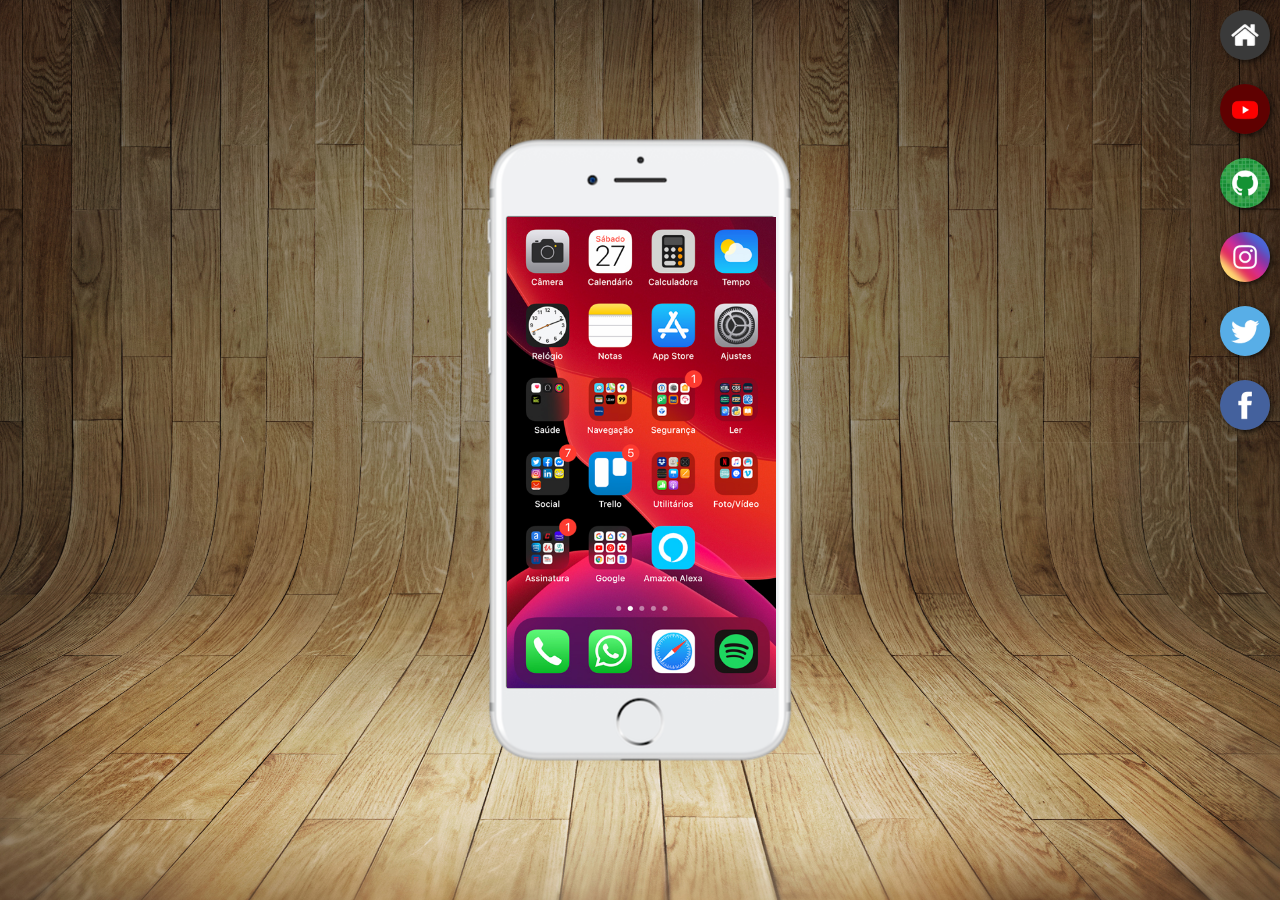
<file: index.html>
<!DOCTYPE html>
<html lang="pt-br">
<head>
    <meta charset="UTF-8">
    <meta name="viewport" content="width=device-width, initial-scale=1.0">
    <link rel="shortcut icon" href="imagens/favicon.ico" type="image/x-icon">
    <link rel="stylesheet" href="css/style.css">
    <title>Redes Socias</title>
</head>
<body>
    
    <main>

        <section id="telefone">
            <iframe src="home.html" name="tela" id="tela" frameborder="0">
                Seu navagador não é compativel com isso
            </iframe>
        </section>

        <section id="redes-sociais">
            <a href="home.html" target="tela"><img src="imagens/logo-home.jpg" alt="home"></a><br>
            <a href="youtube.html" target="tela"><img src="imagens/logo-youtube.jpg" alt="youtube"></a><br>
            <a href="github.html" target="tela"><img src="imagens/logo-github.jpg" alt="github"></a><br>
            <a href="instagram.html" target="tela"><img src="imagens/logo-instagram.jpg" alt="instagram"></a><br>
            <a href="twitter.html" target="tela"><img src="imagens/logo-twitter.jpg" alt="twitter"></a><br>
            <a href="facebook.html" target="tela"><img src="imagens/logo-facebook.jpg" alt="facebook"></a>
        </section>

    </main>

</body>
</html>
</file>
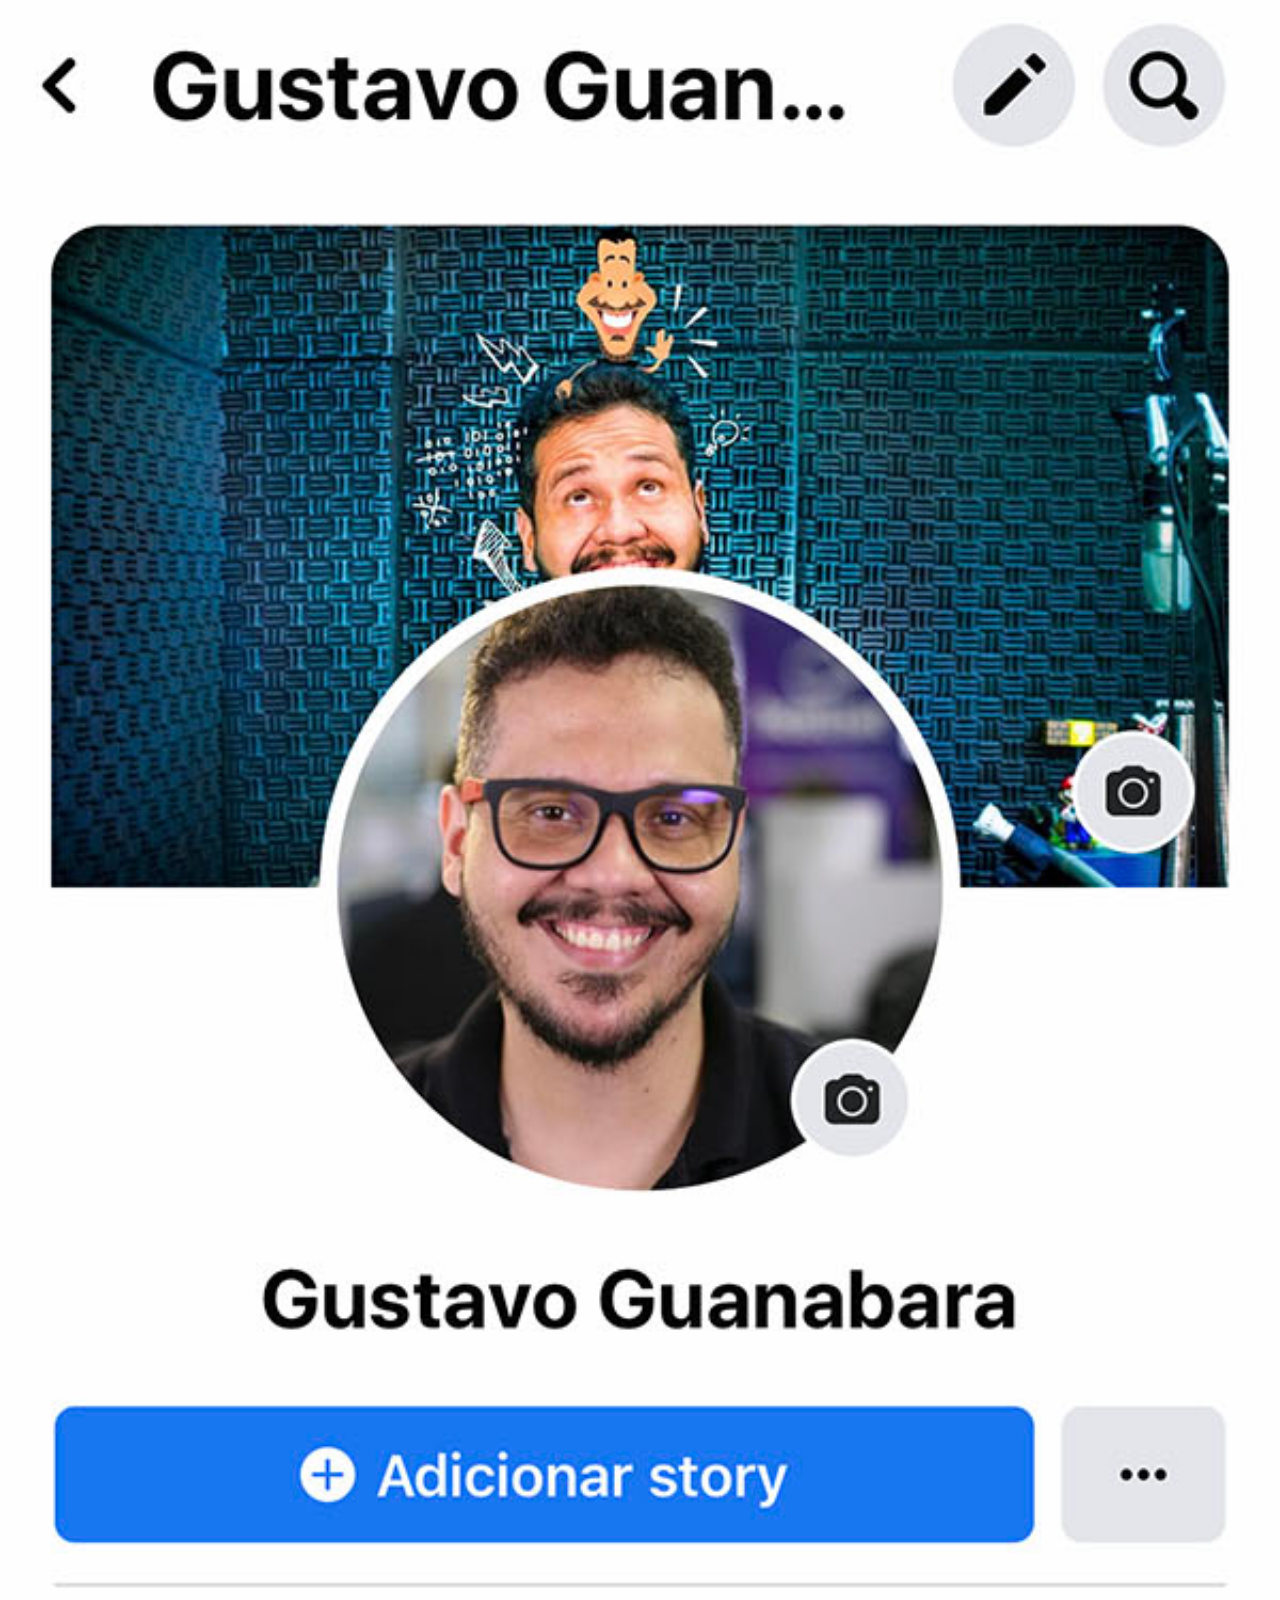
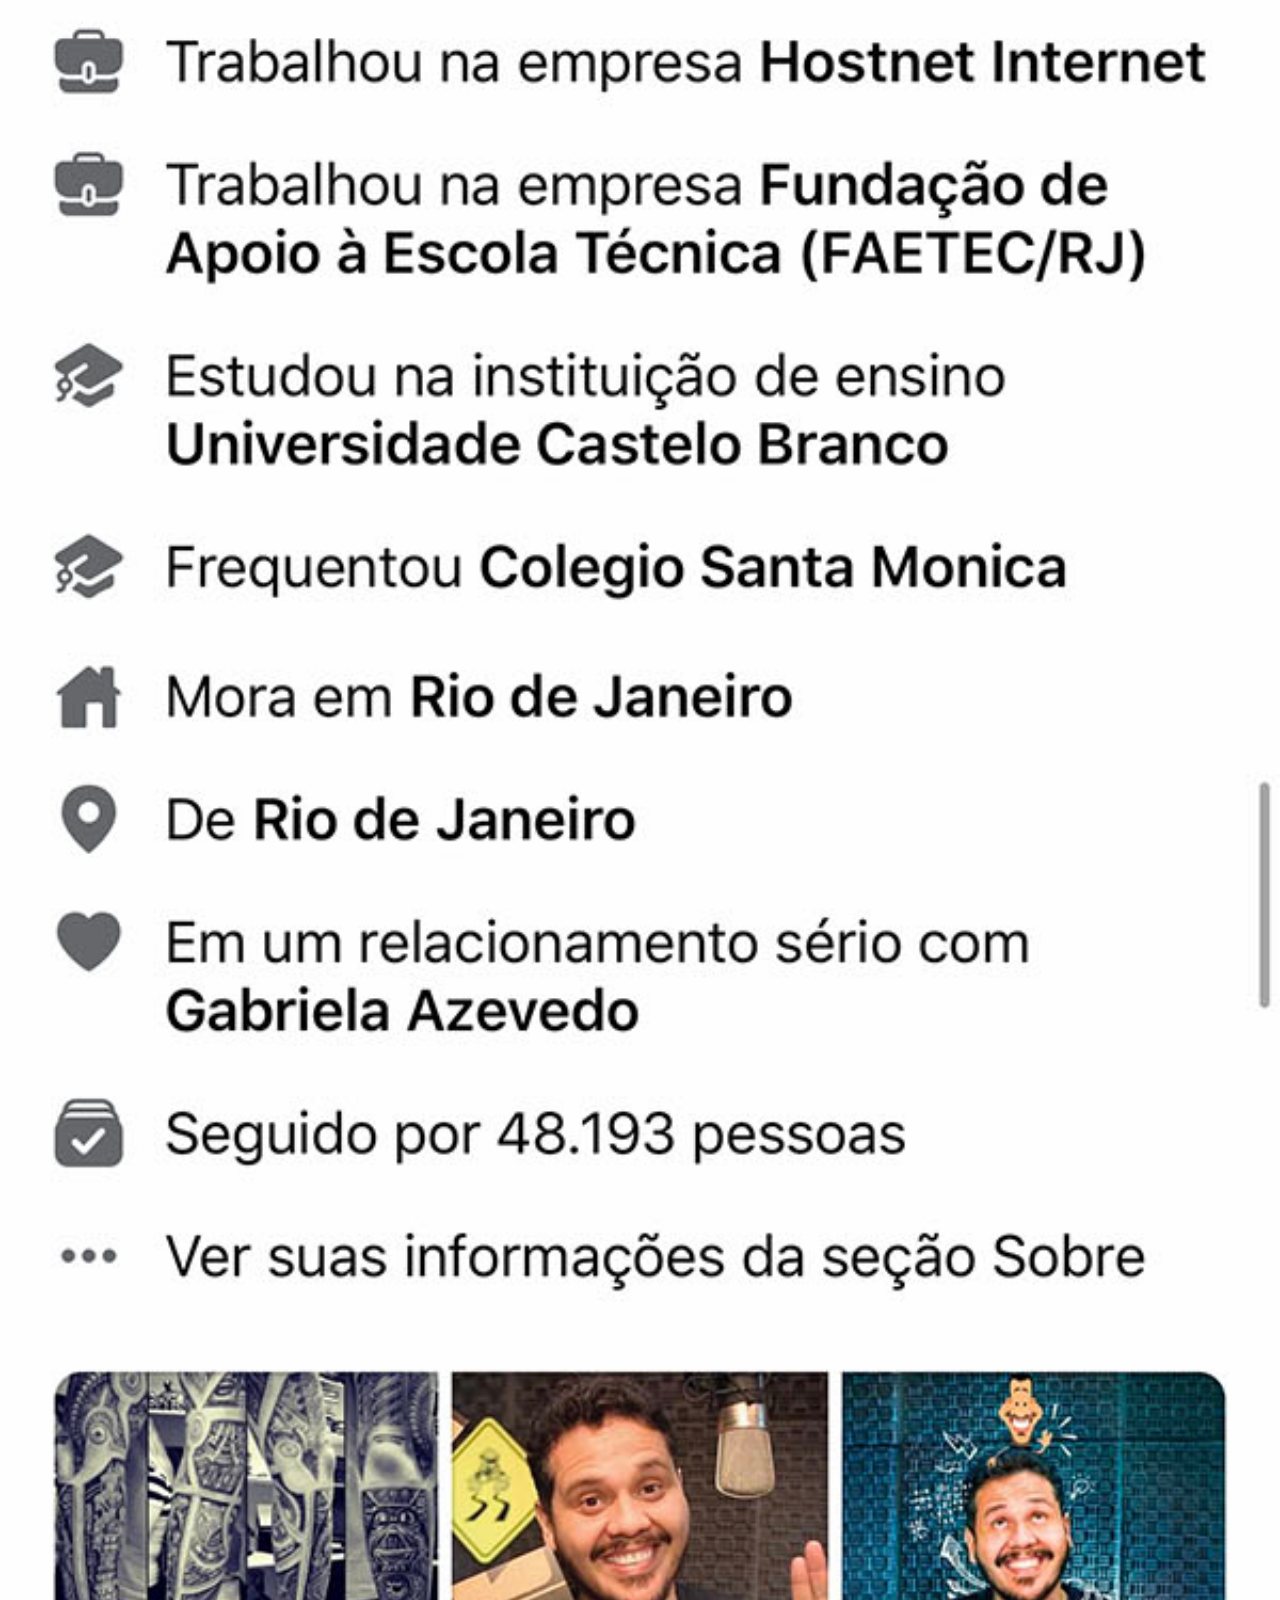
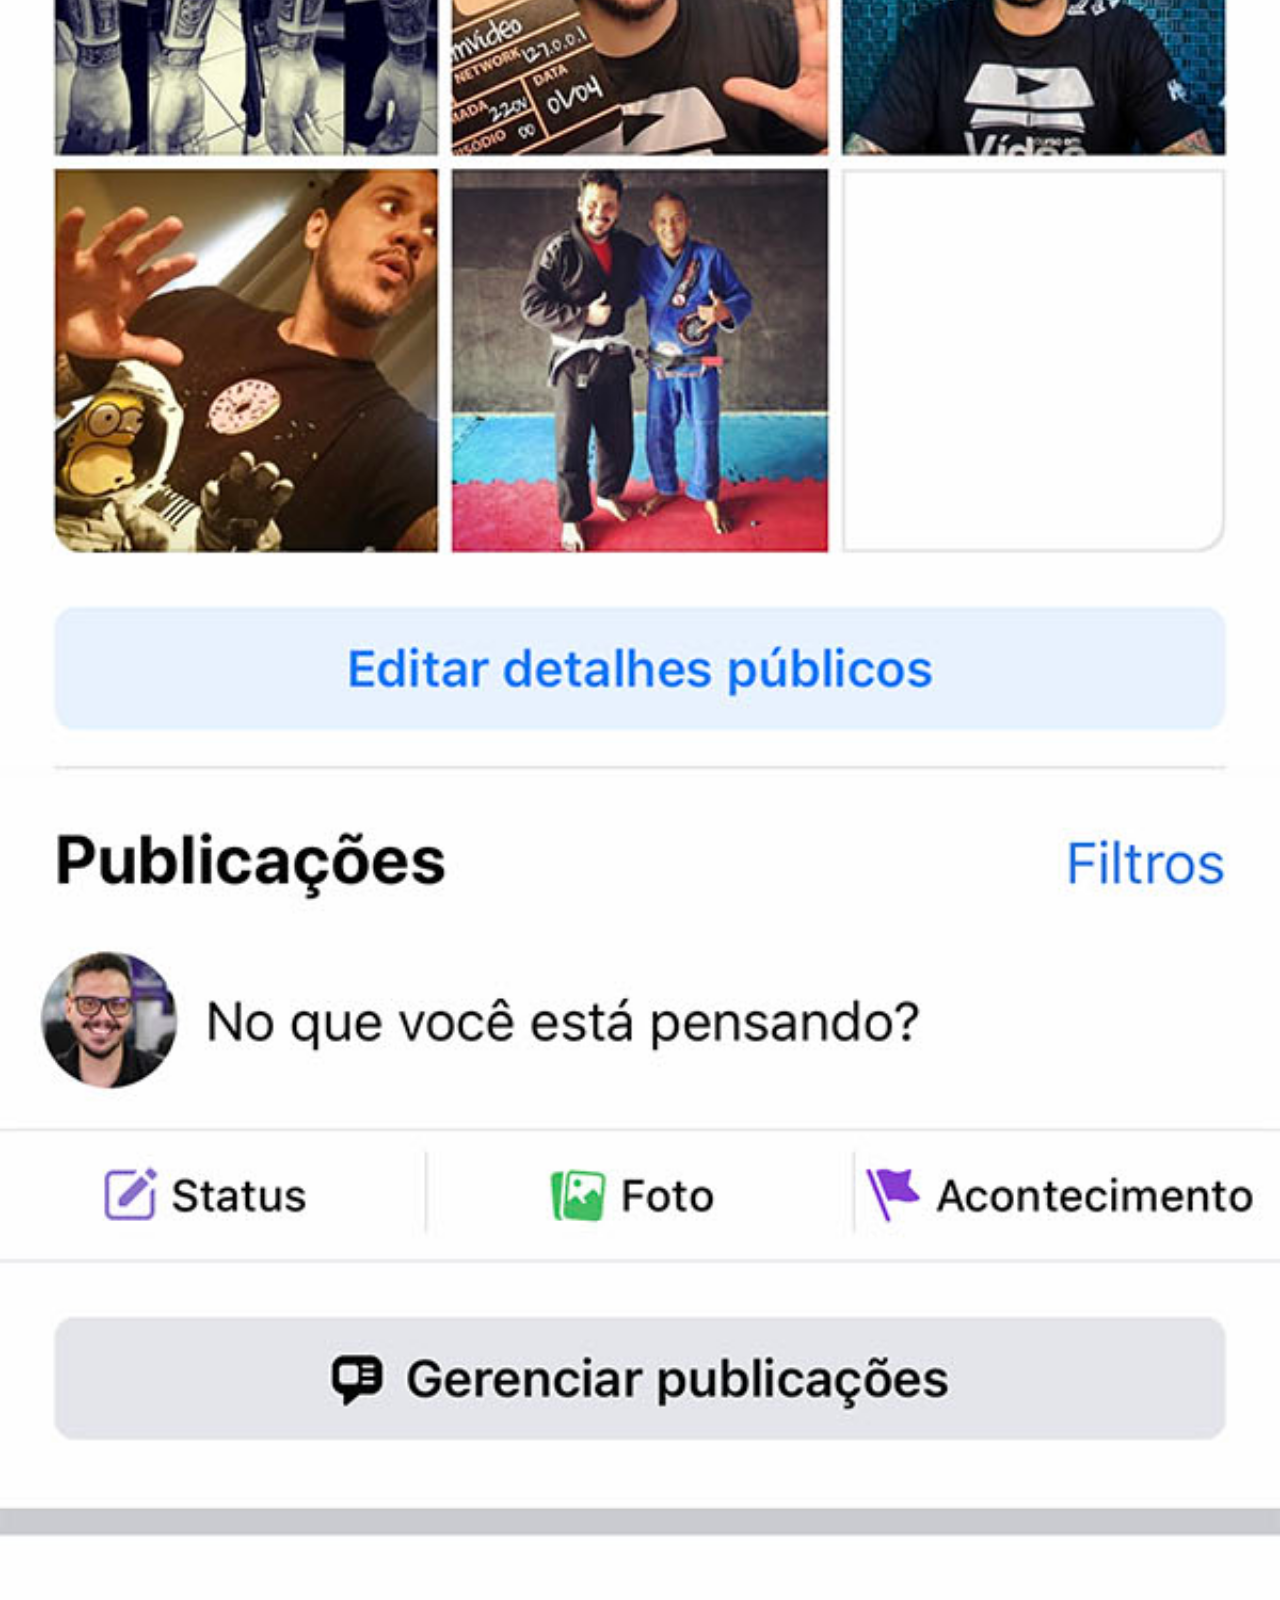
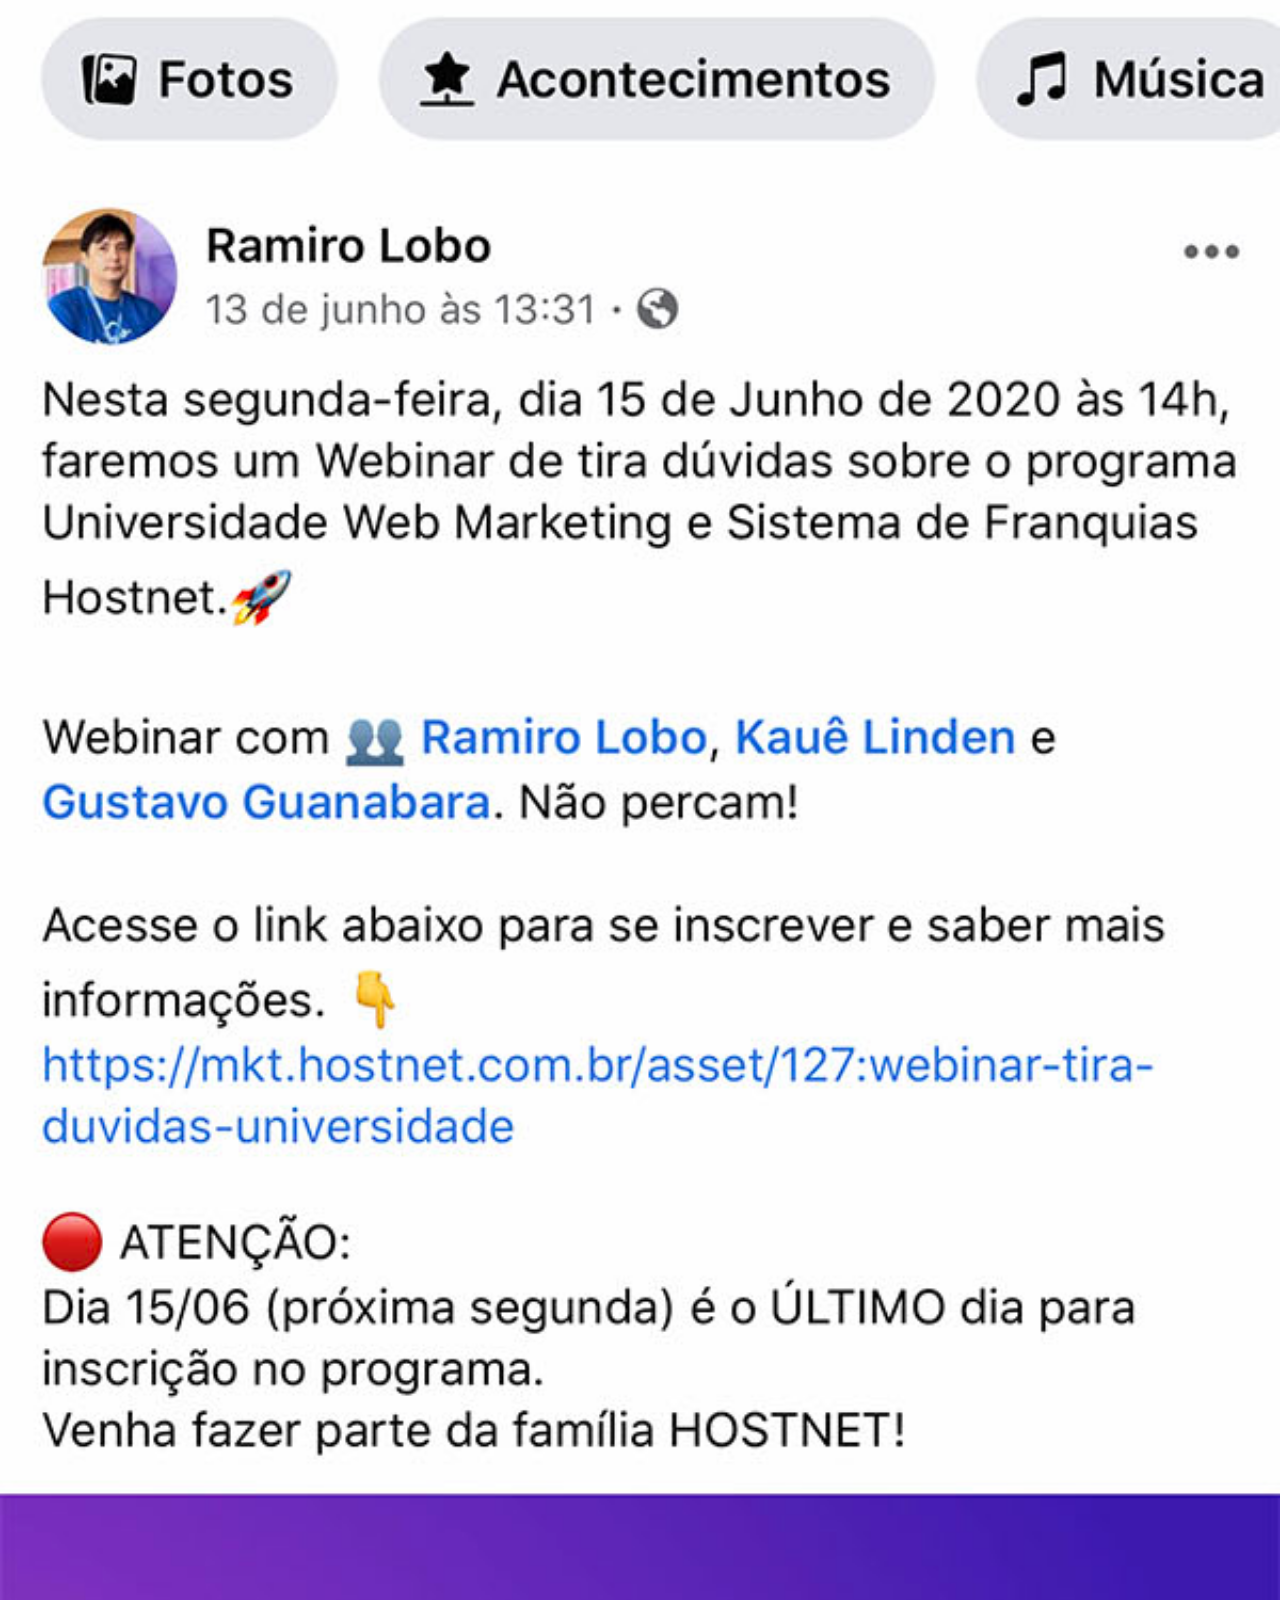
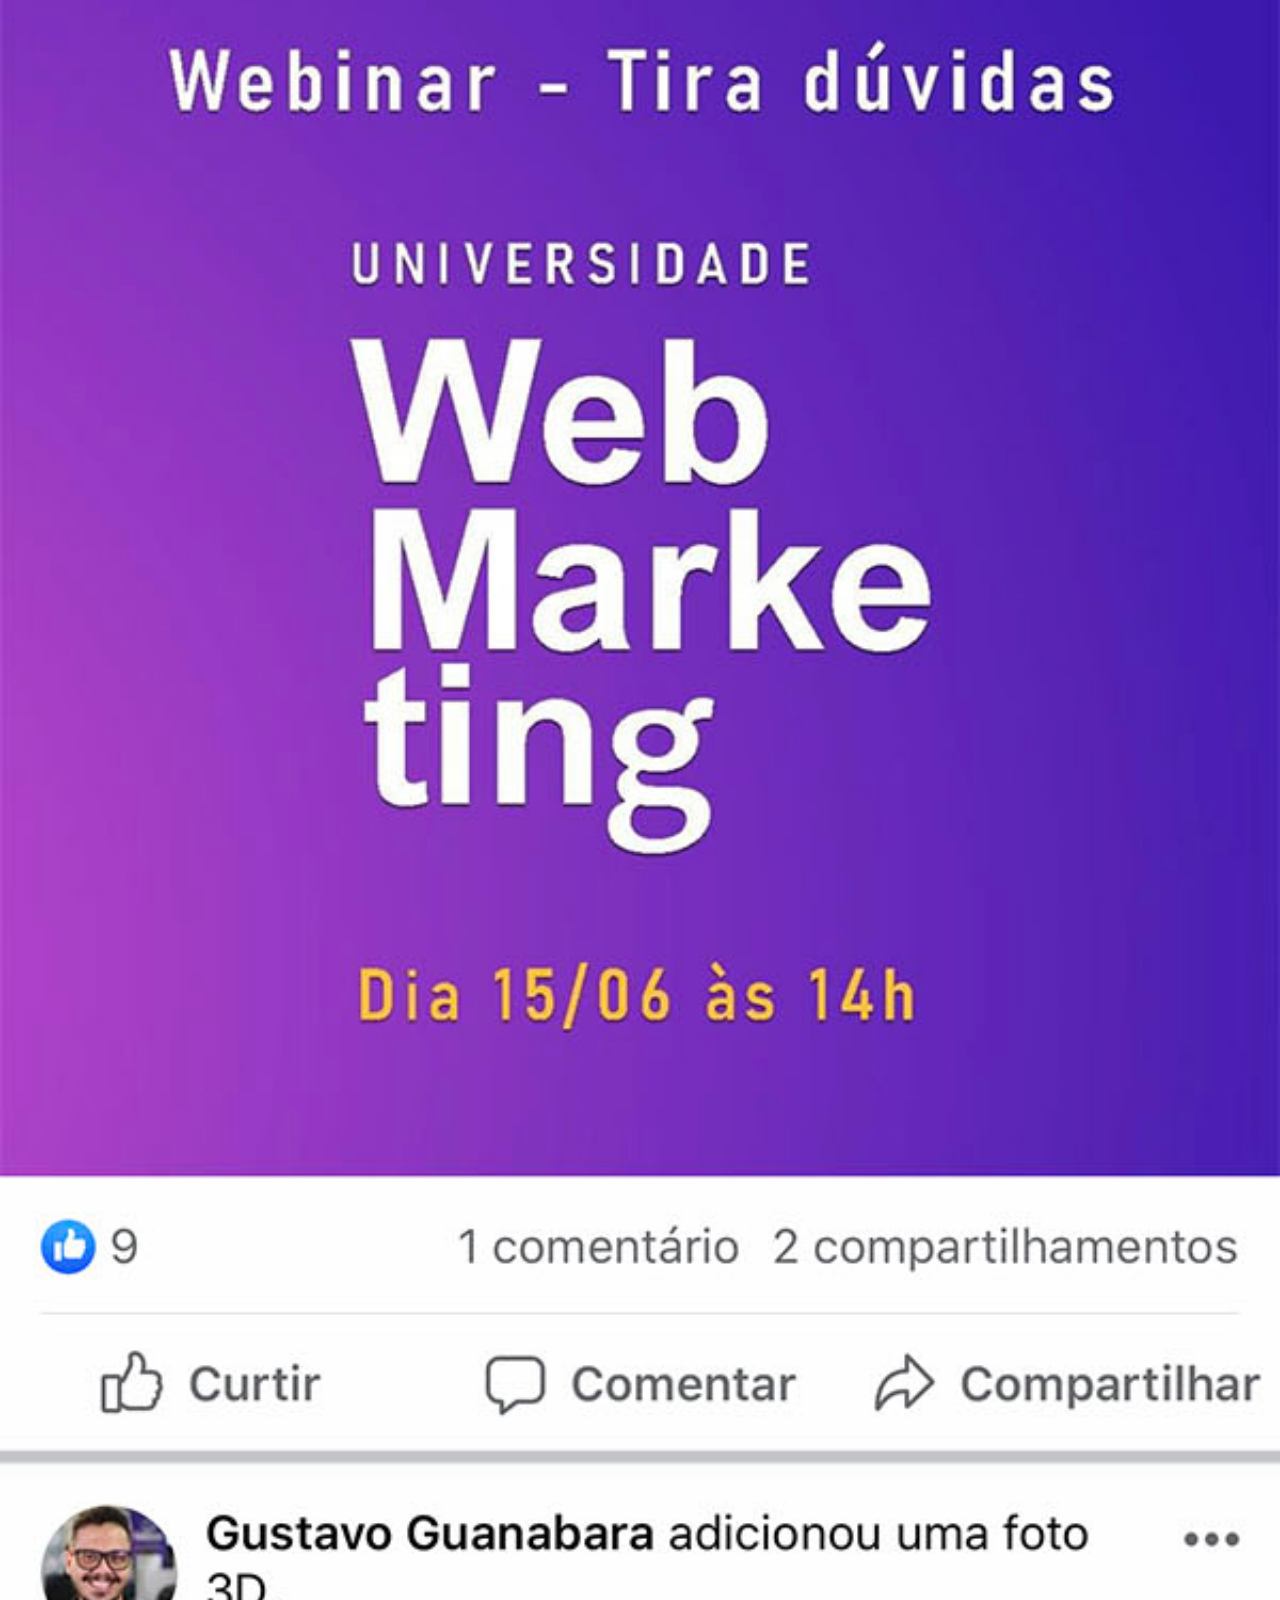
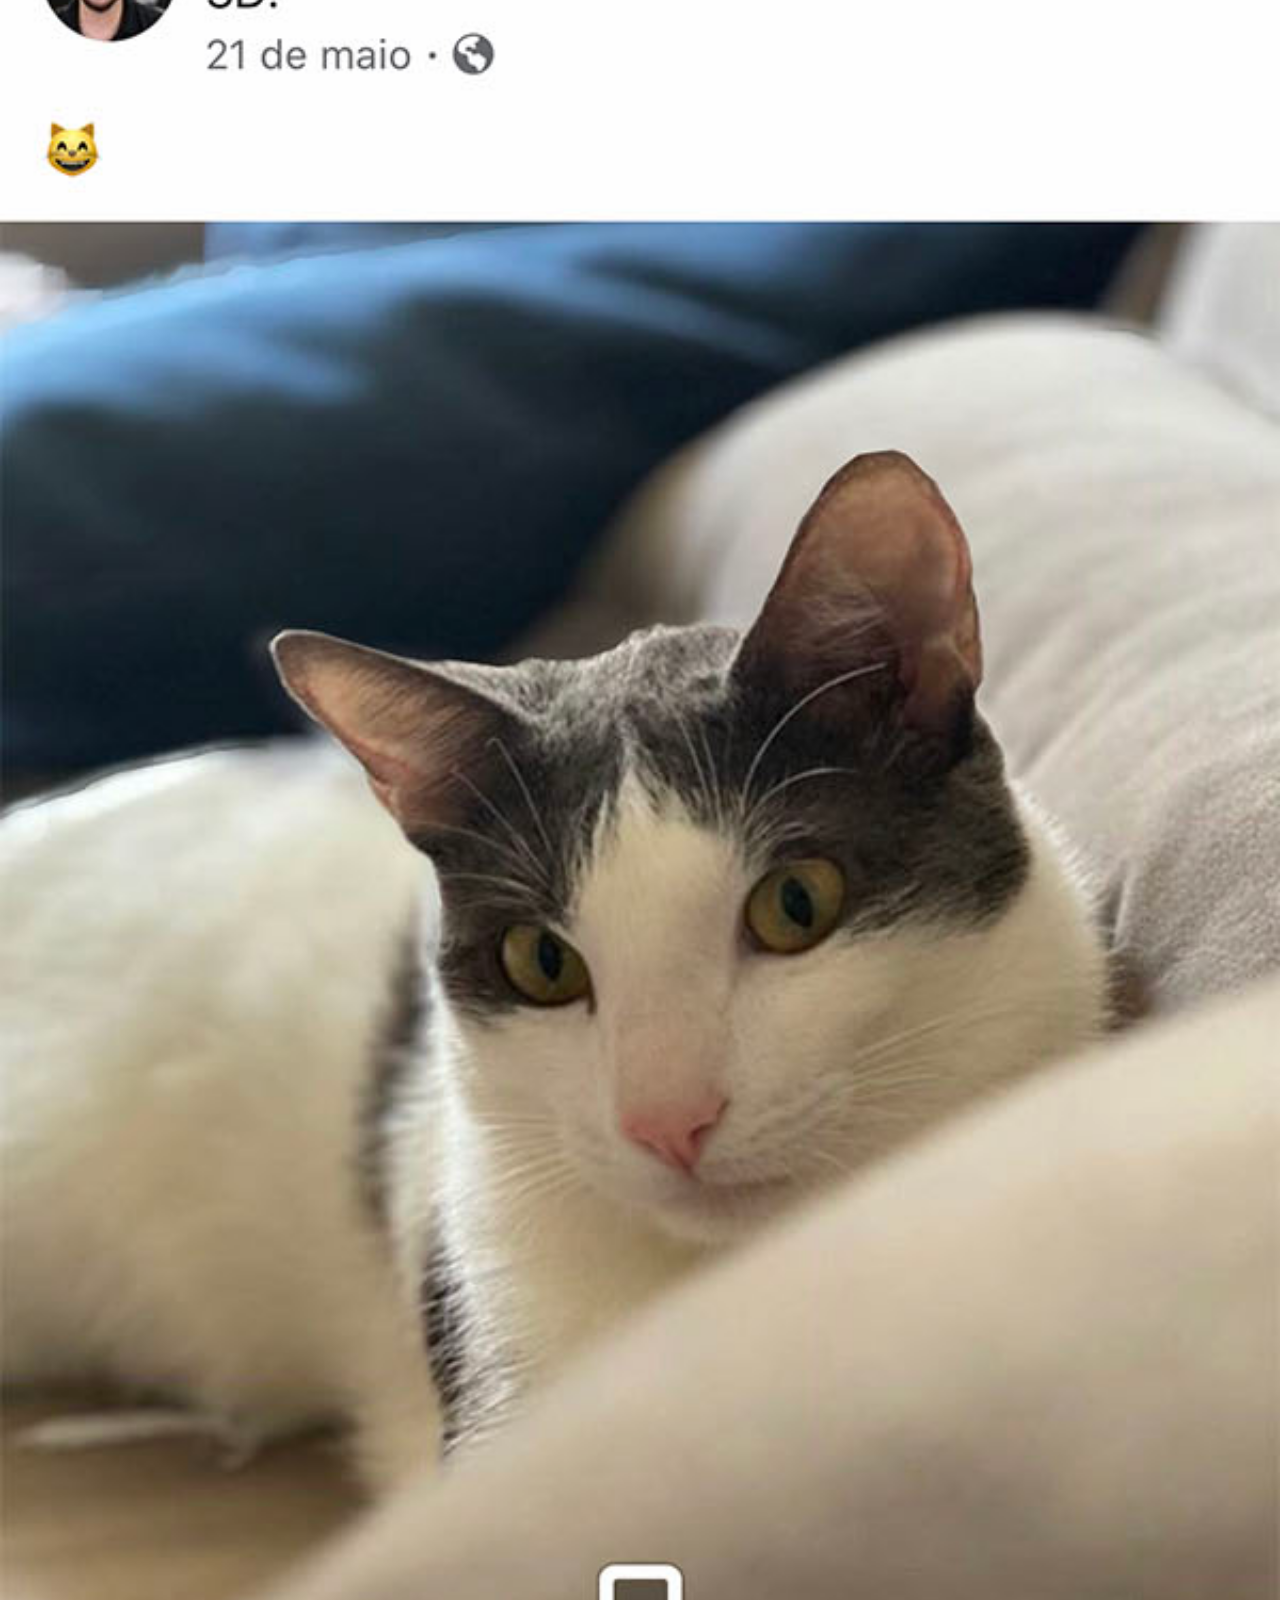
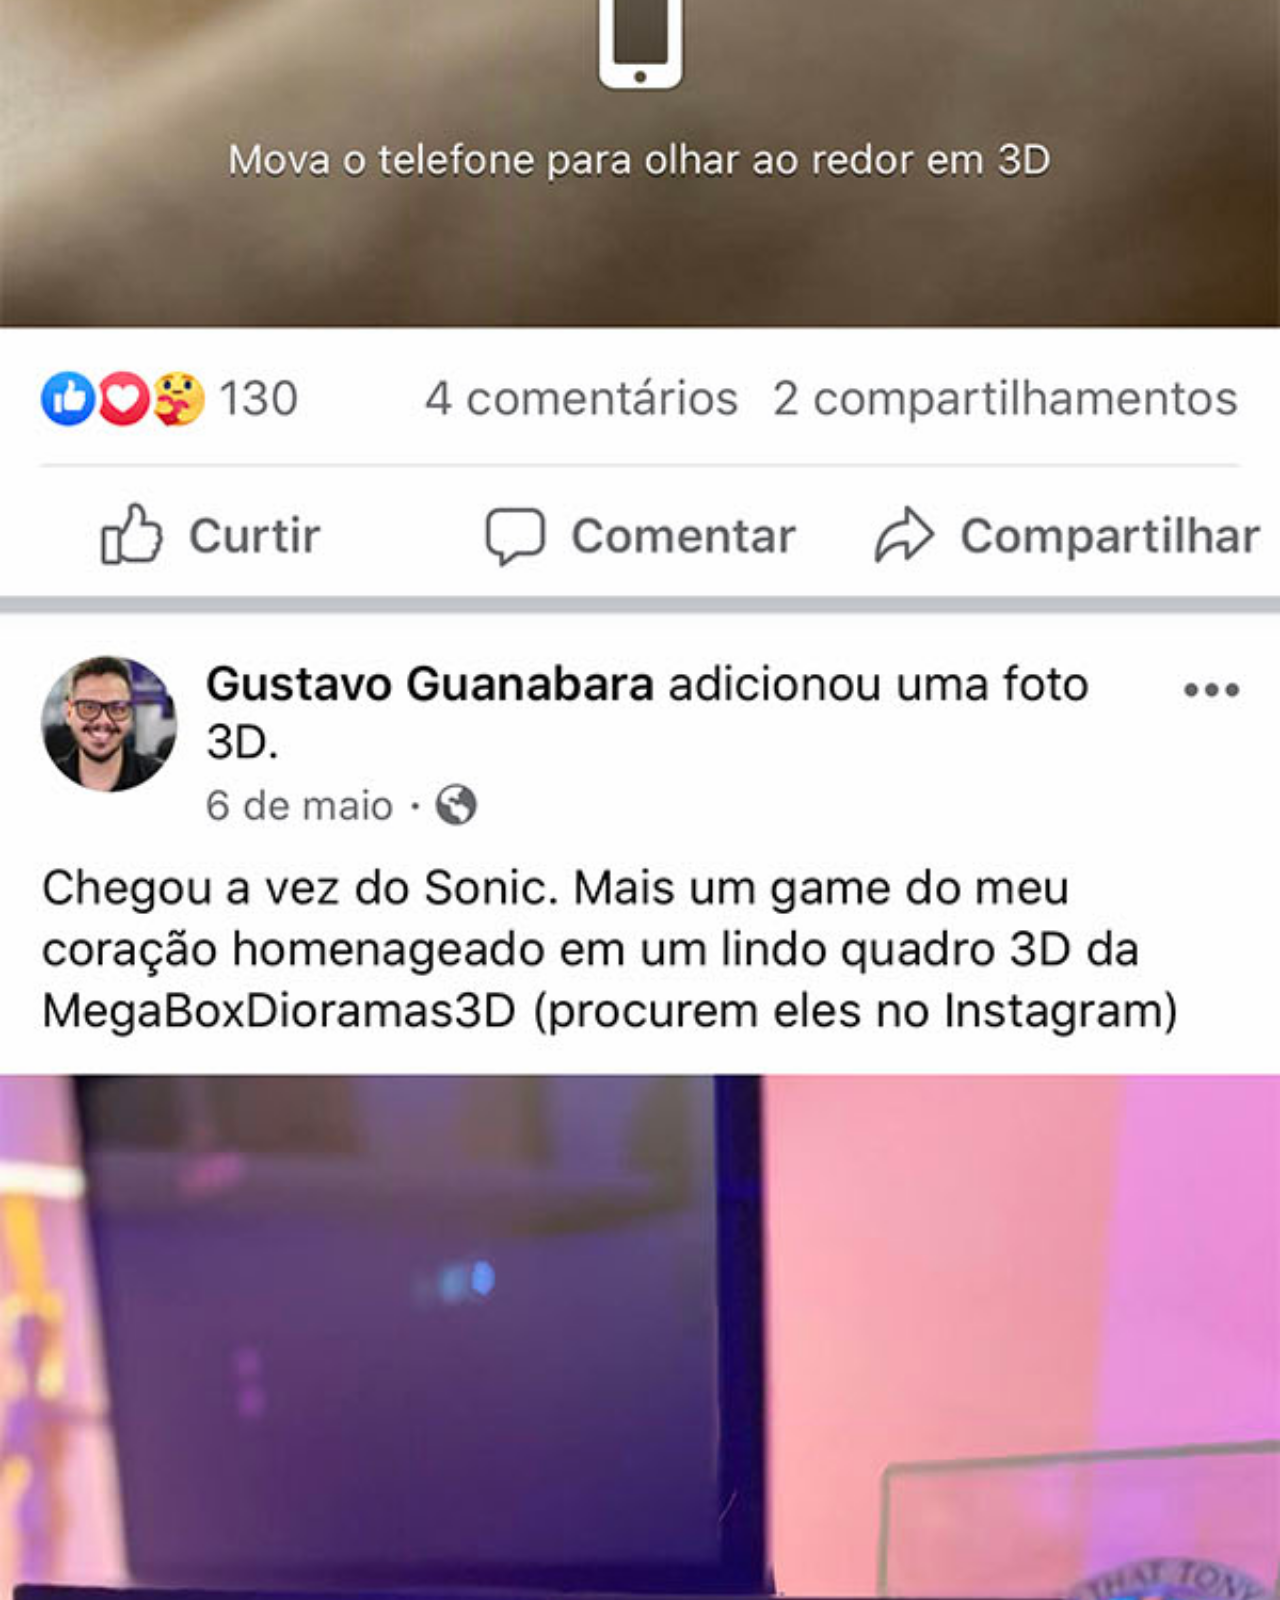
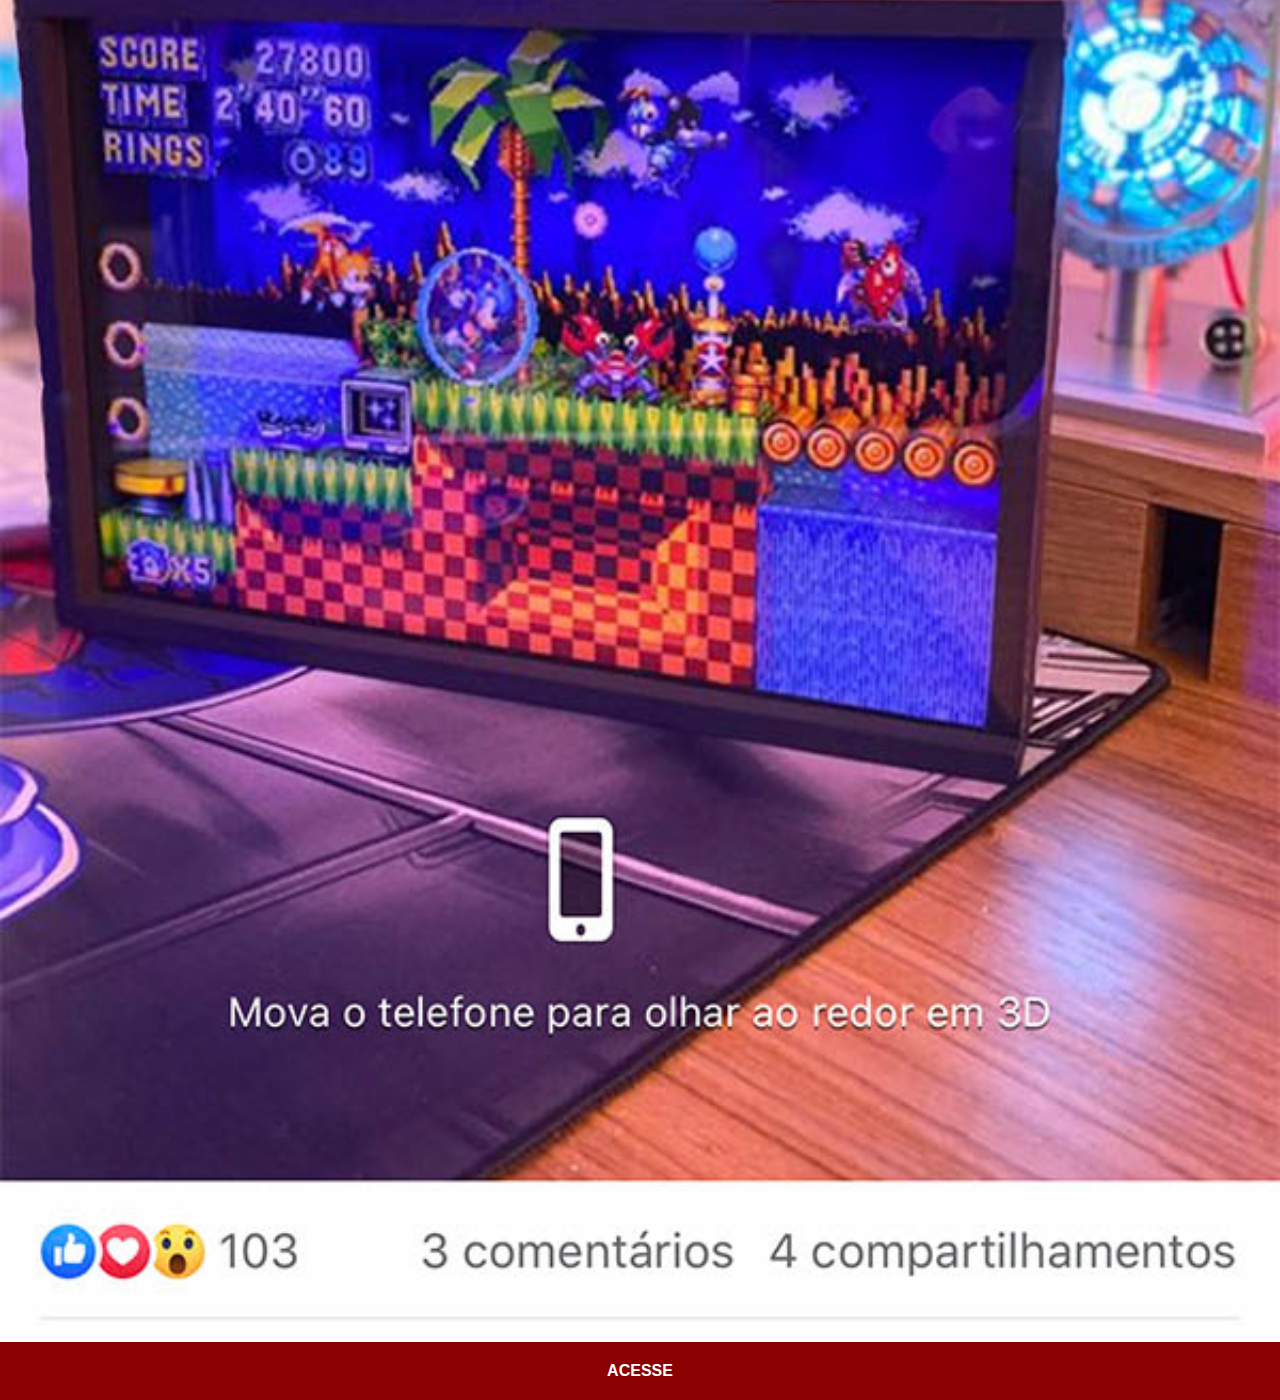
<file: facebook.html>
<!DOCTYPE html>
<html lang="pt-br">
<head>
    <meta charset="UTF-8">
    <meta name="viewport" content="width=device-width, initial-scale=1.0">
    <link rel="stylesheet" href="css/style-sociais.css">
    <link rel="shortcut icon" href="imagens/favicon.ico" type="image/x-icon">
    <title>Facebook</title>
</head>
<body>
    
    <img src="imagens/tela-facebook.jpg" alt="Facebook">

    <a href="https://www.facebook.com/gustavoguanabara/" target="_blank">ACESSE</a>

</body>
</html>
</file>
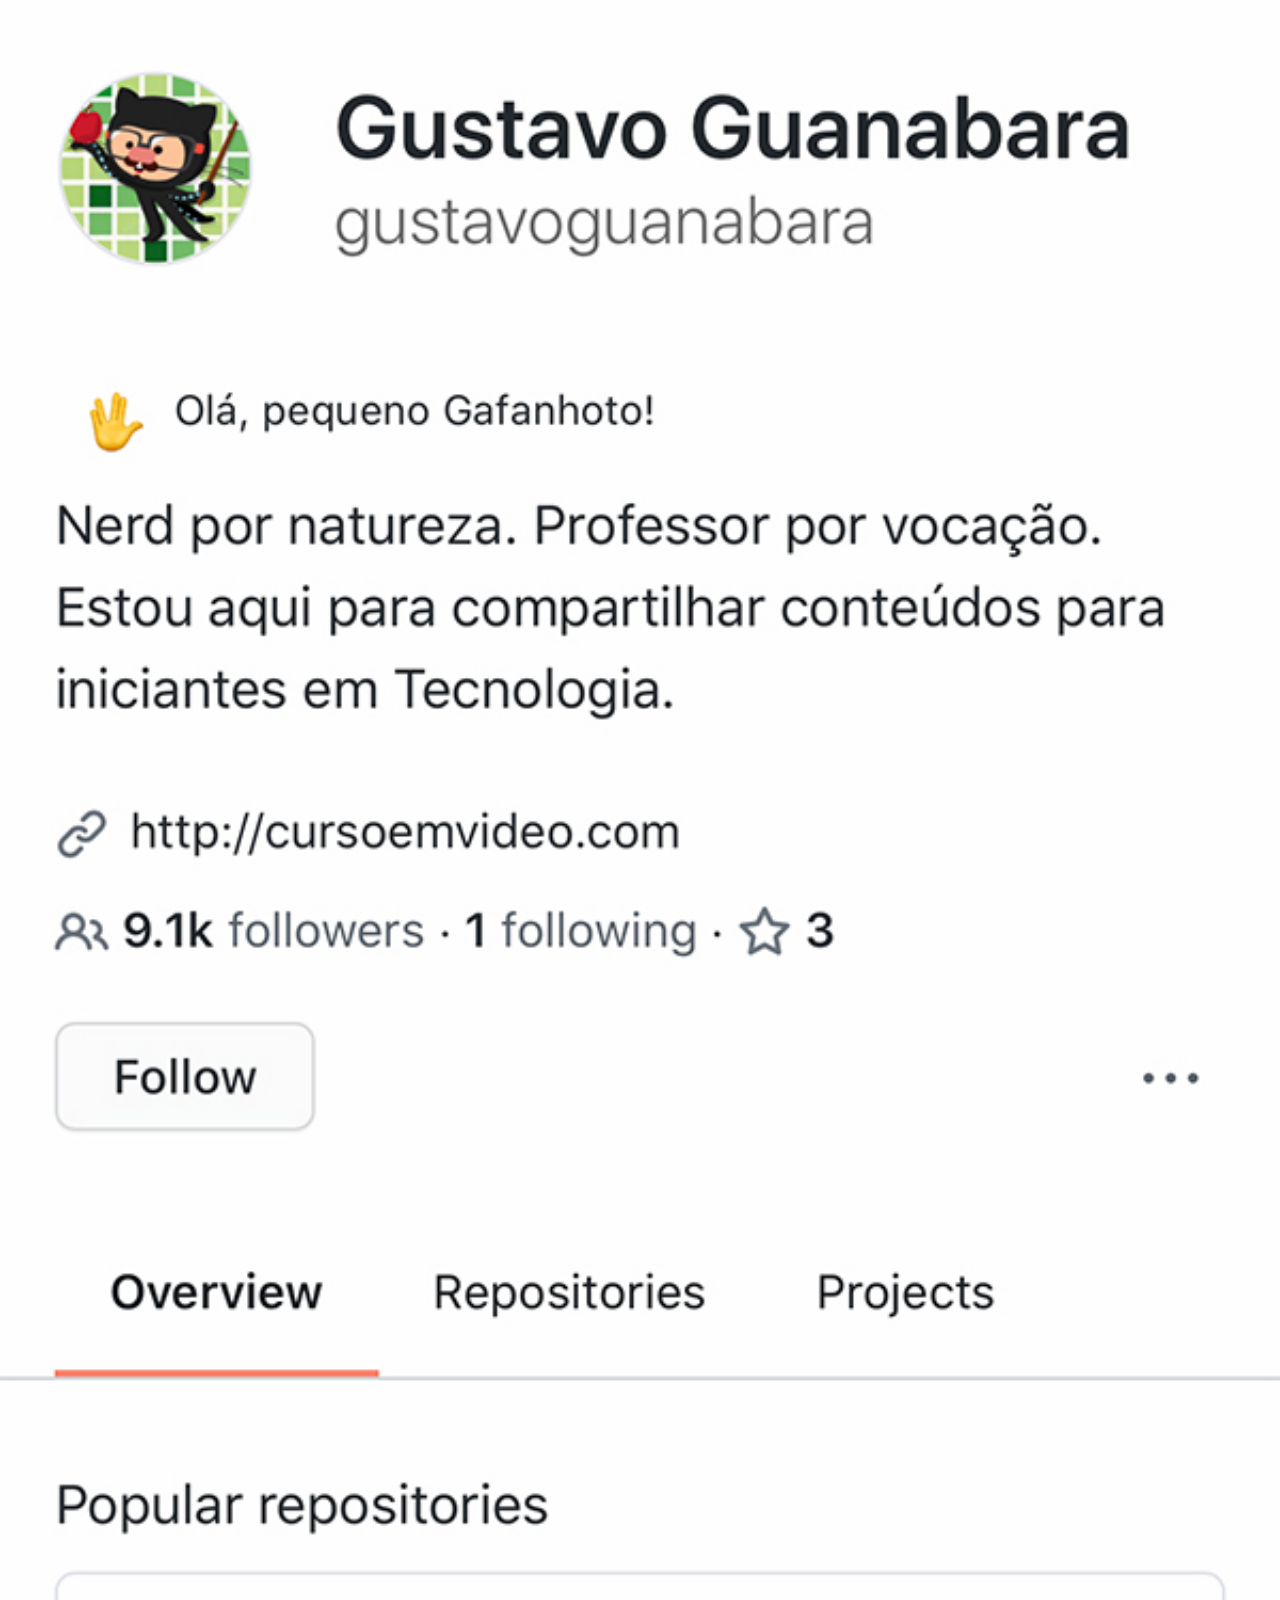
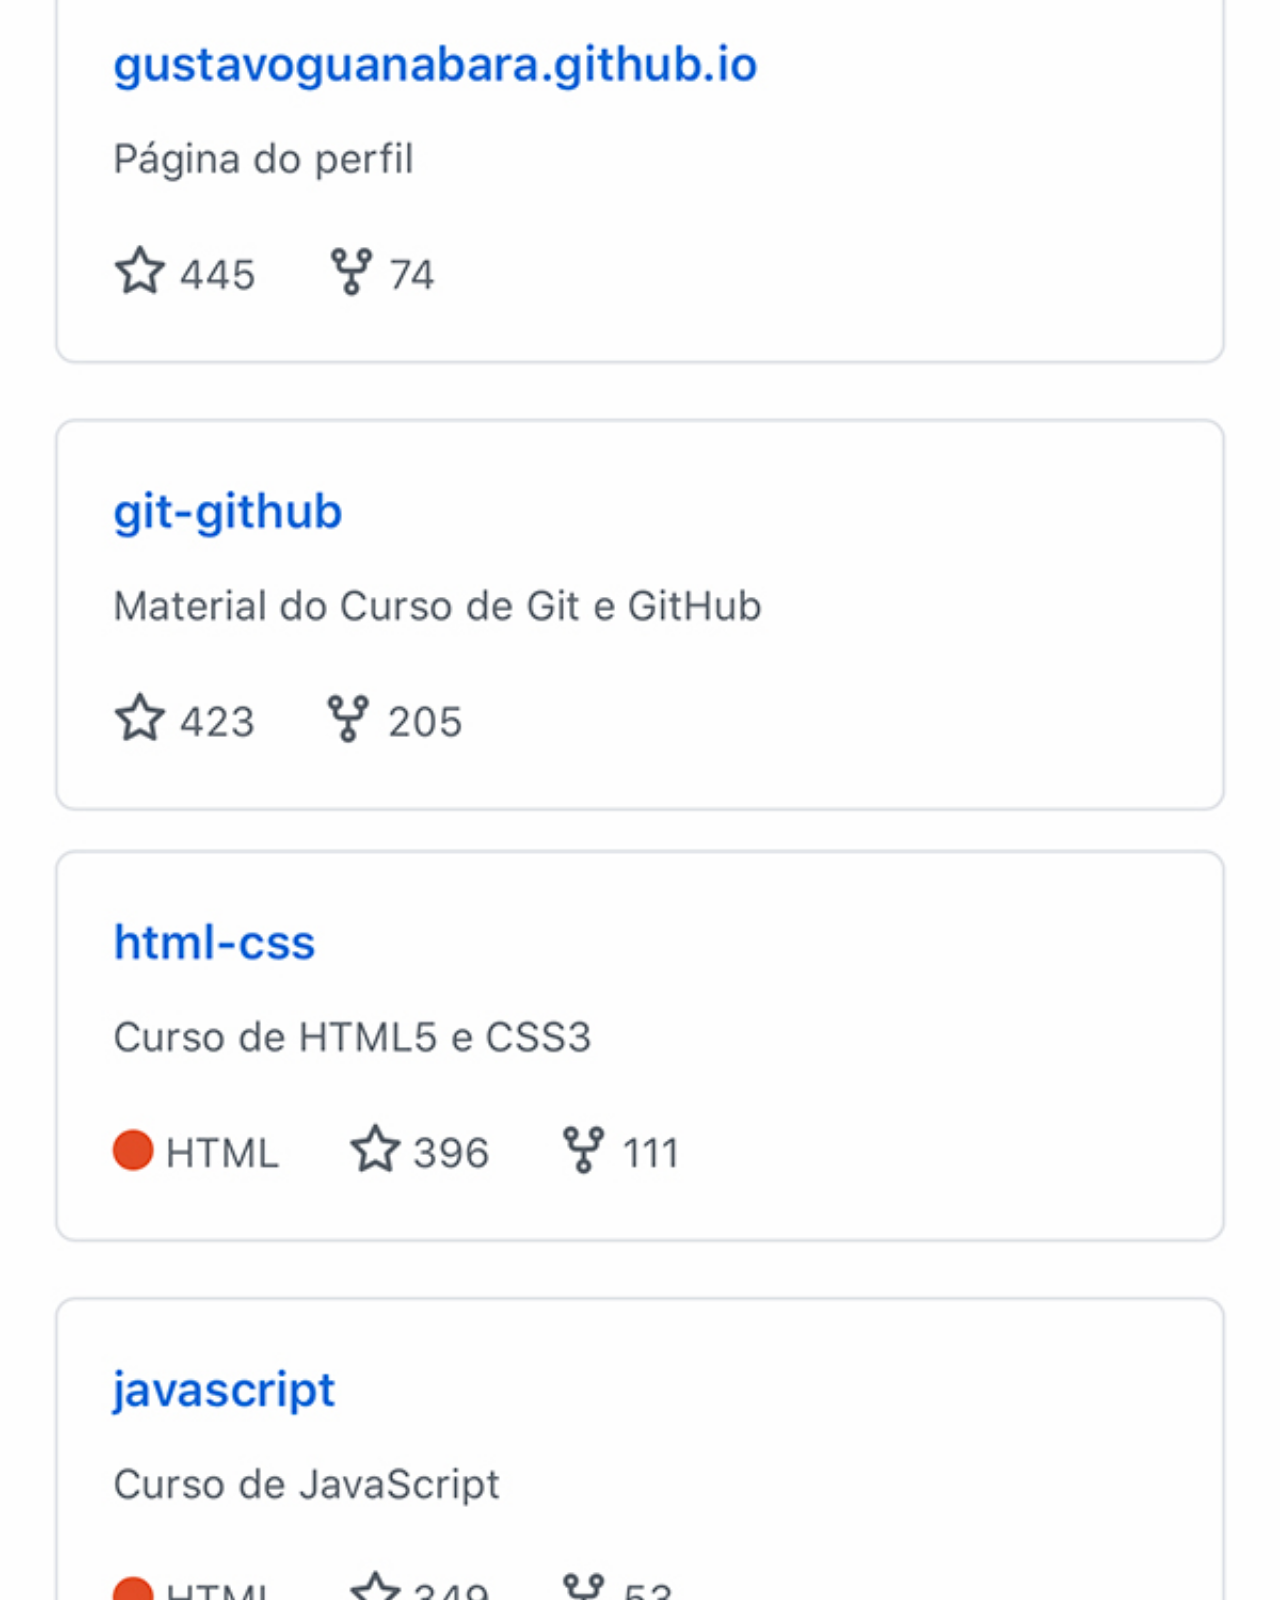
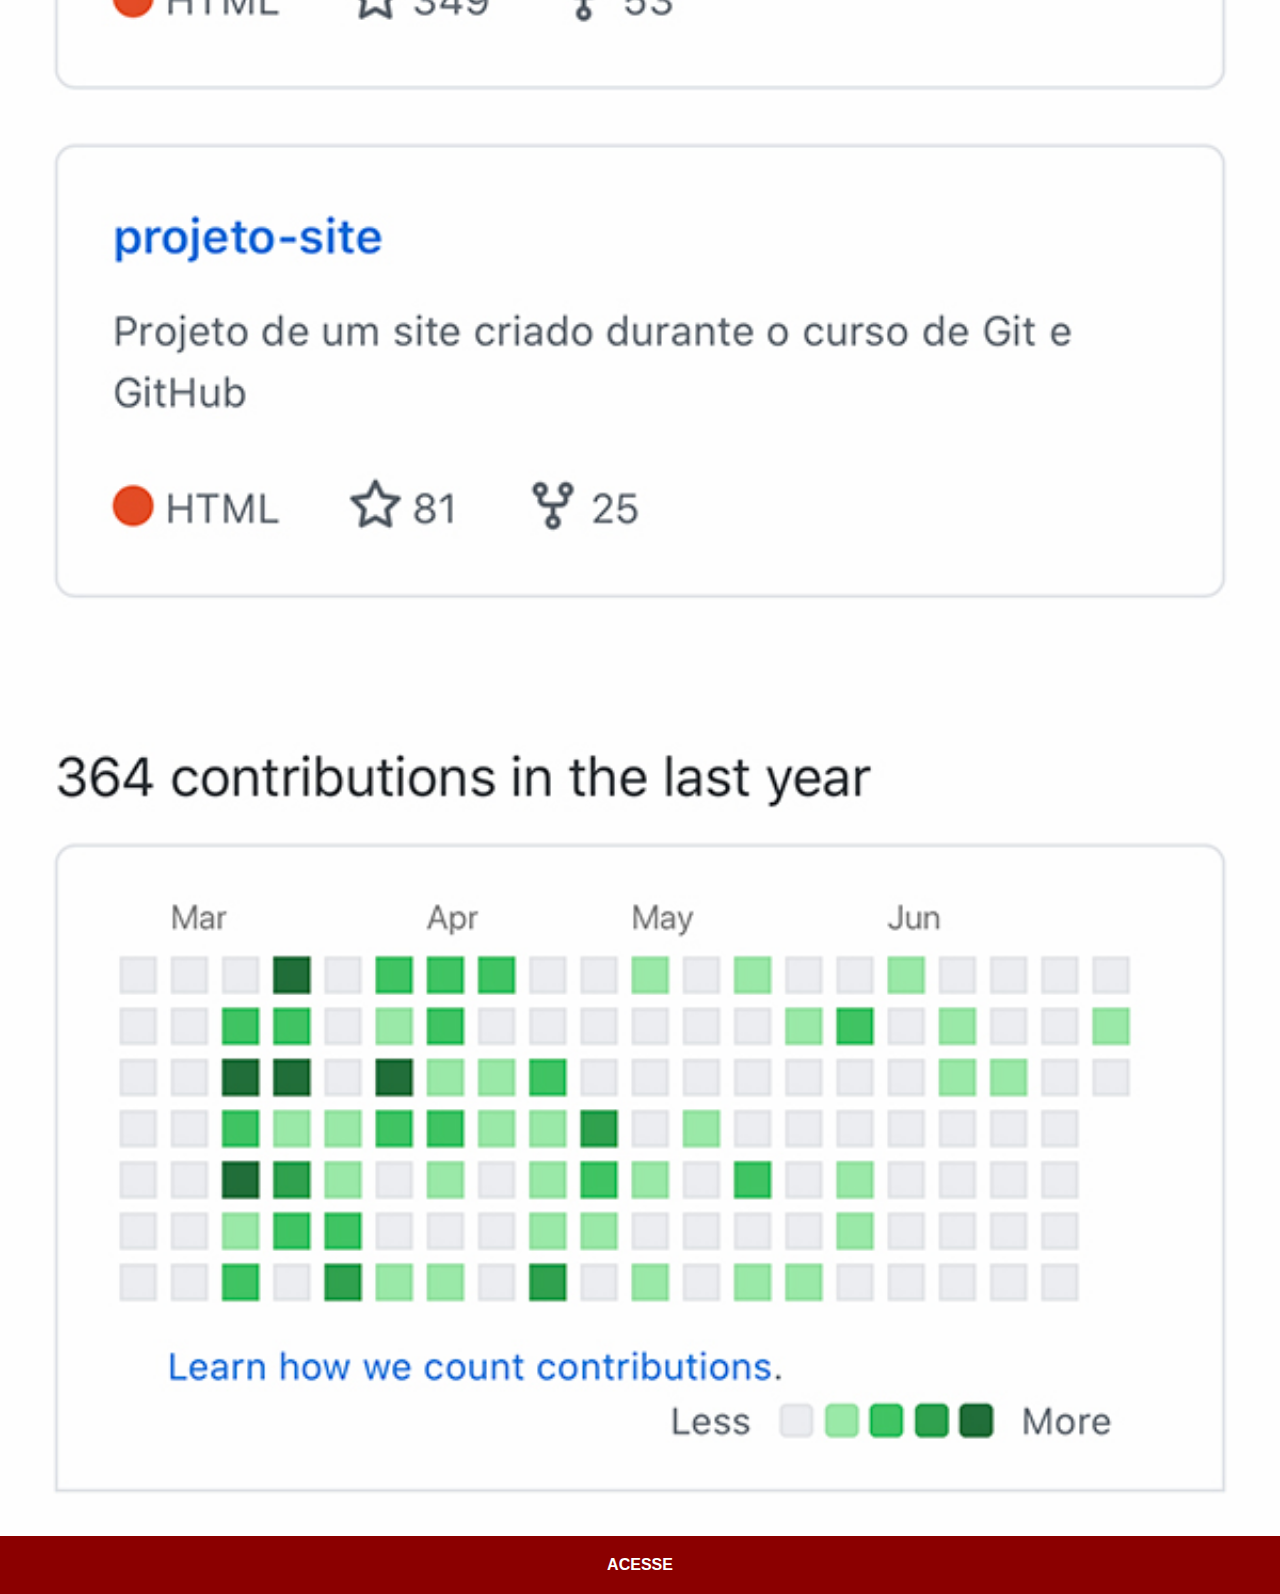
<file: github.html>
<!DOCTYPE html>
<html lang="pt-br">
<head>
    <meta charset="UTF-8">
    <meta name="viewport" content="width=device-width, initial-scale=1.0">
    <link rel="stylesheet" href="css/style-sociais.css">
    <link rel="shortcut icon" href="imagens/favicon.ico" type="image/x-icon">
    <title>GitHub</title>
</head>
<body>
    
    <img src="imagens/tela-github.jpg" alt="GitHub">

    <a href="https://github.com/gustavoguanabara/" target="_blank">ACESSE</a>

</body>
</html>
</file>
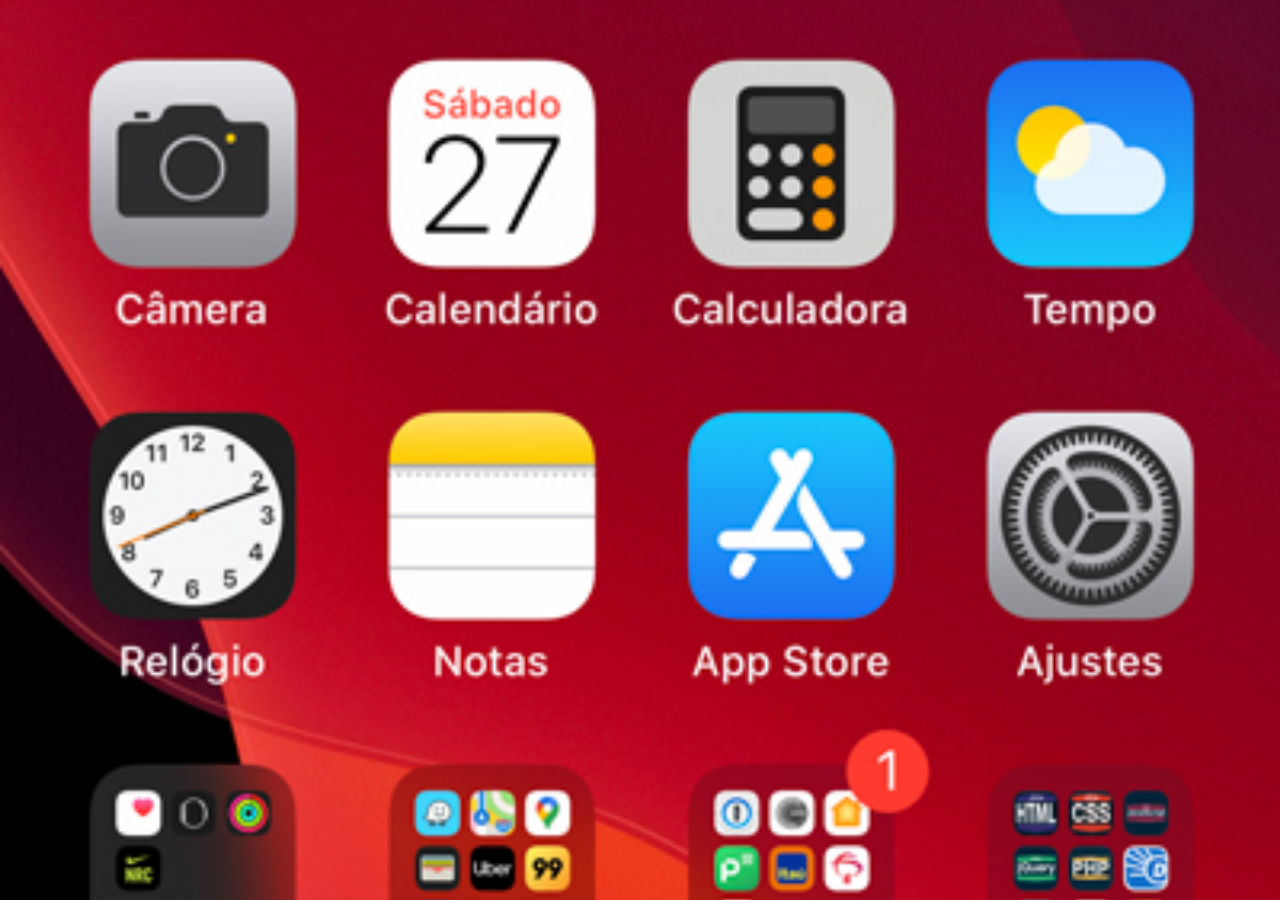
<file: home.html>
<!DOCTYPE html>
<html lang="pt-br">
<head>
    <meta charset="UTF-8">
    <meta name="viewport" content="width=device-width, initial-scale=1.0">
    <title>Home</title>

    <style>

        * {
            margin: 0;
            padding: 0;
        }

        ::-webkit-scrollbar {
        width: 0px;
        height: 0px;
        }

        body {
            width: 100vh;
            height: 100vh;
            background: black url('imagens/tela-home.jpg') no-repeat top center;
            background-size: cover;
            background-attachment: fixed;
        }

    </style>

</head>
<body>

</body>
</html>
</file>
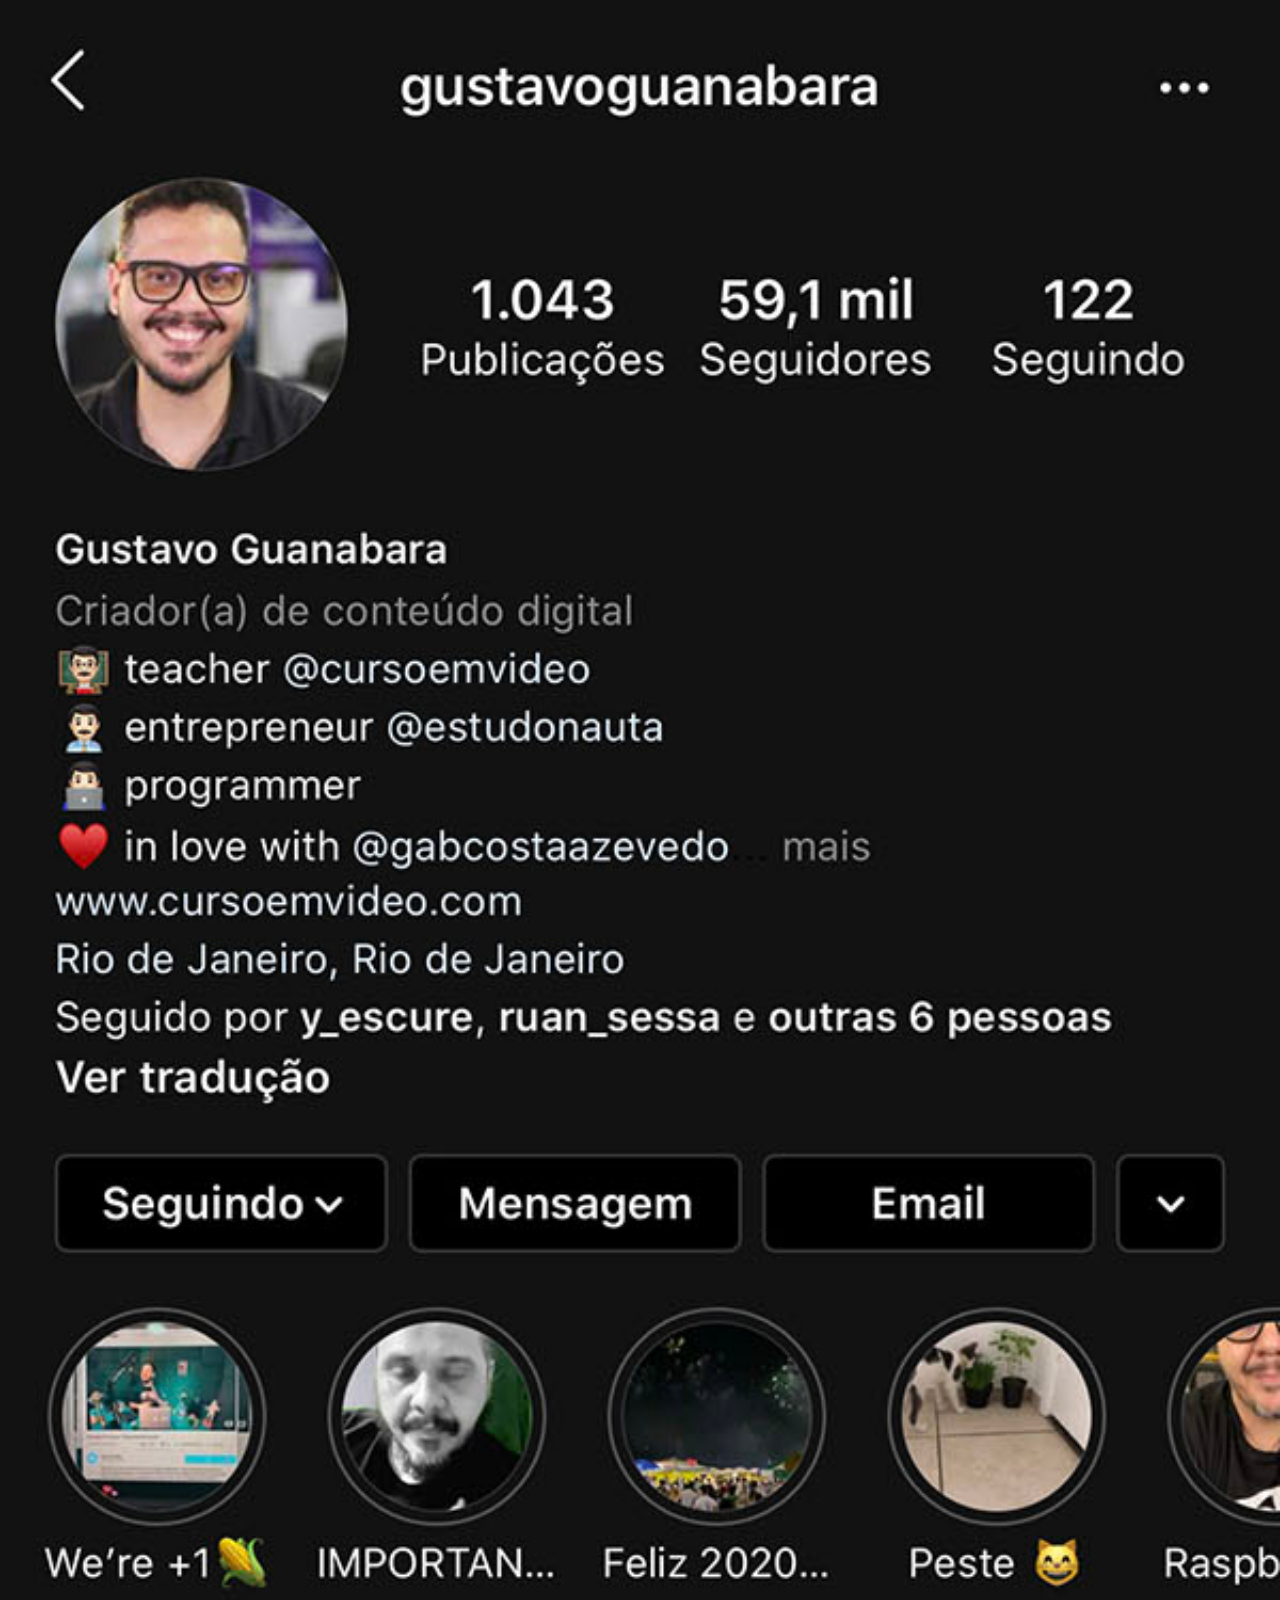
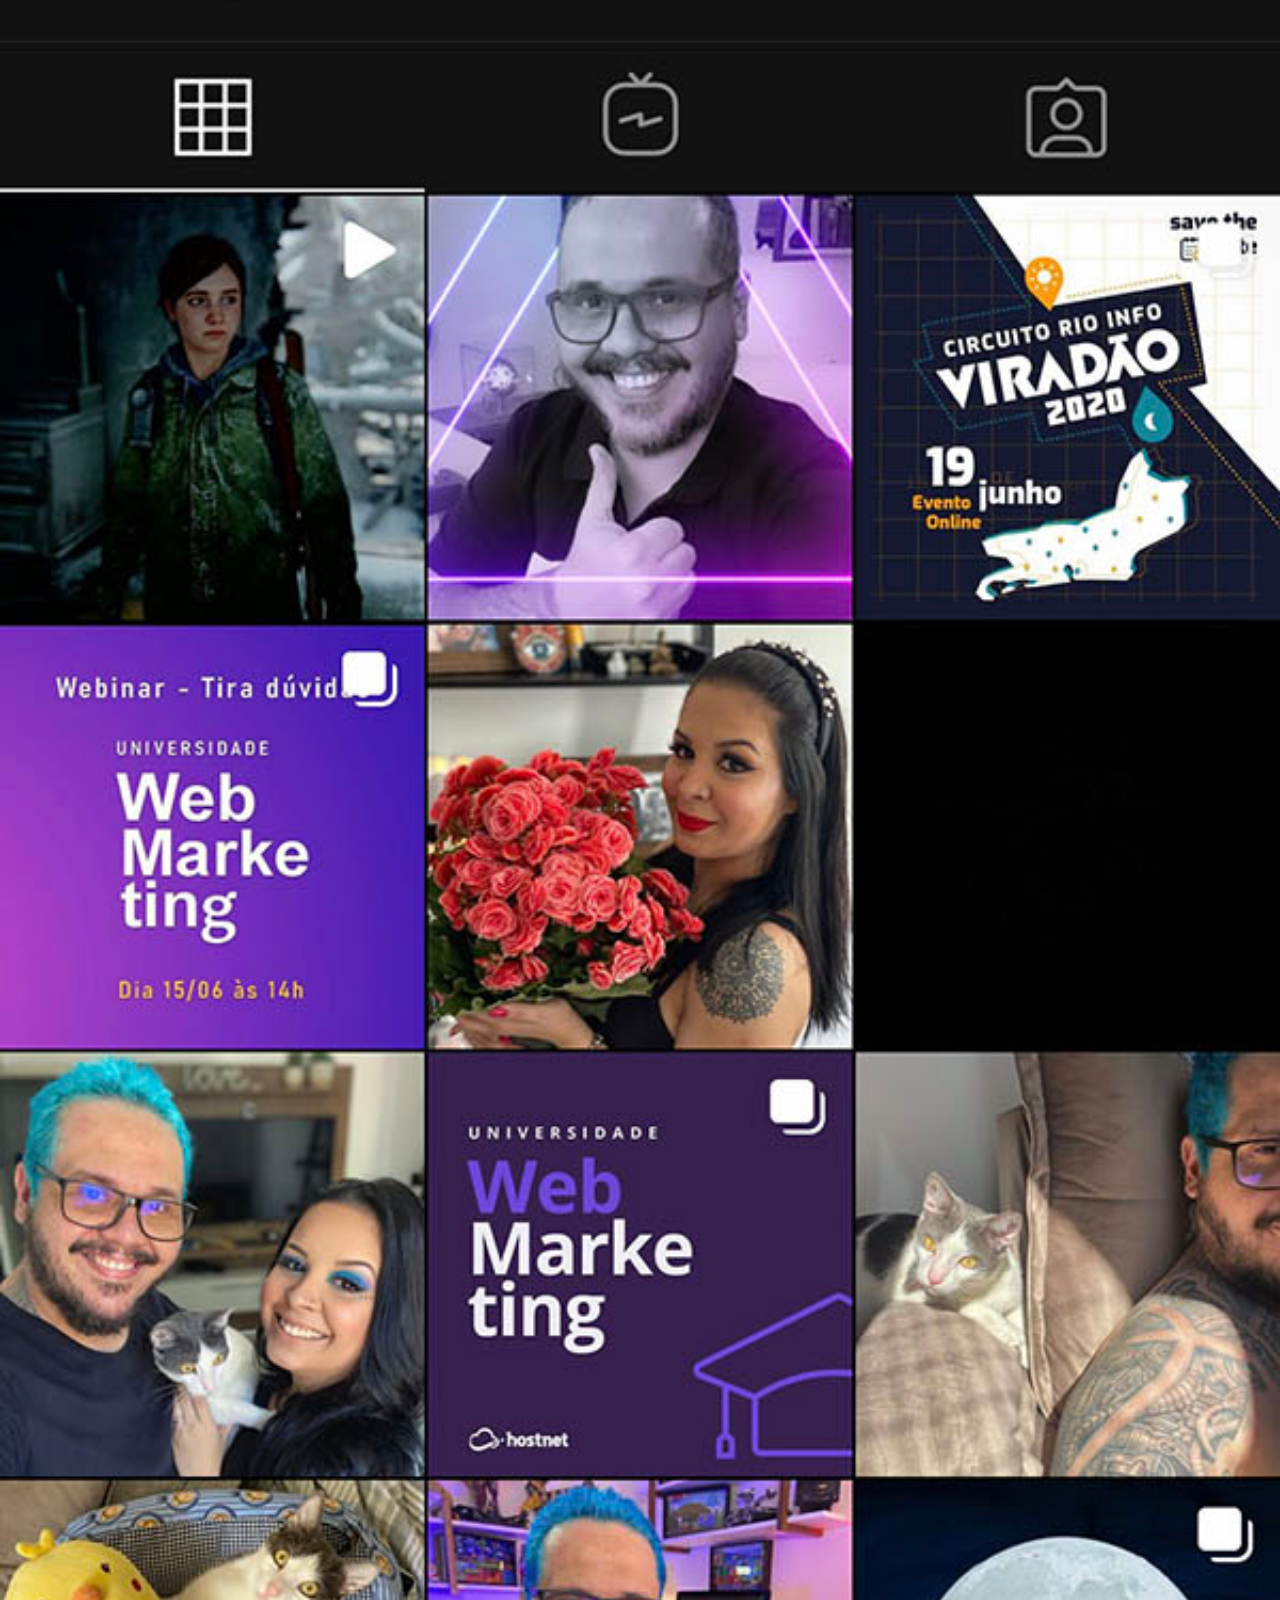
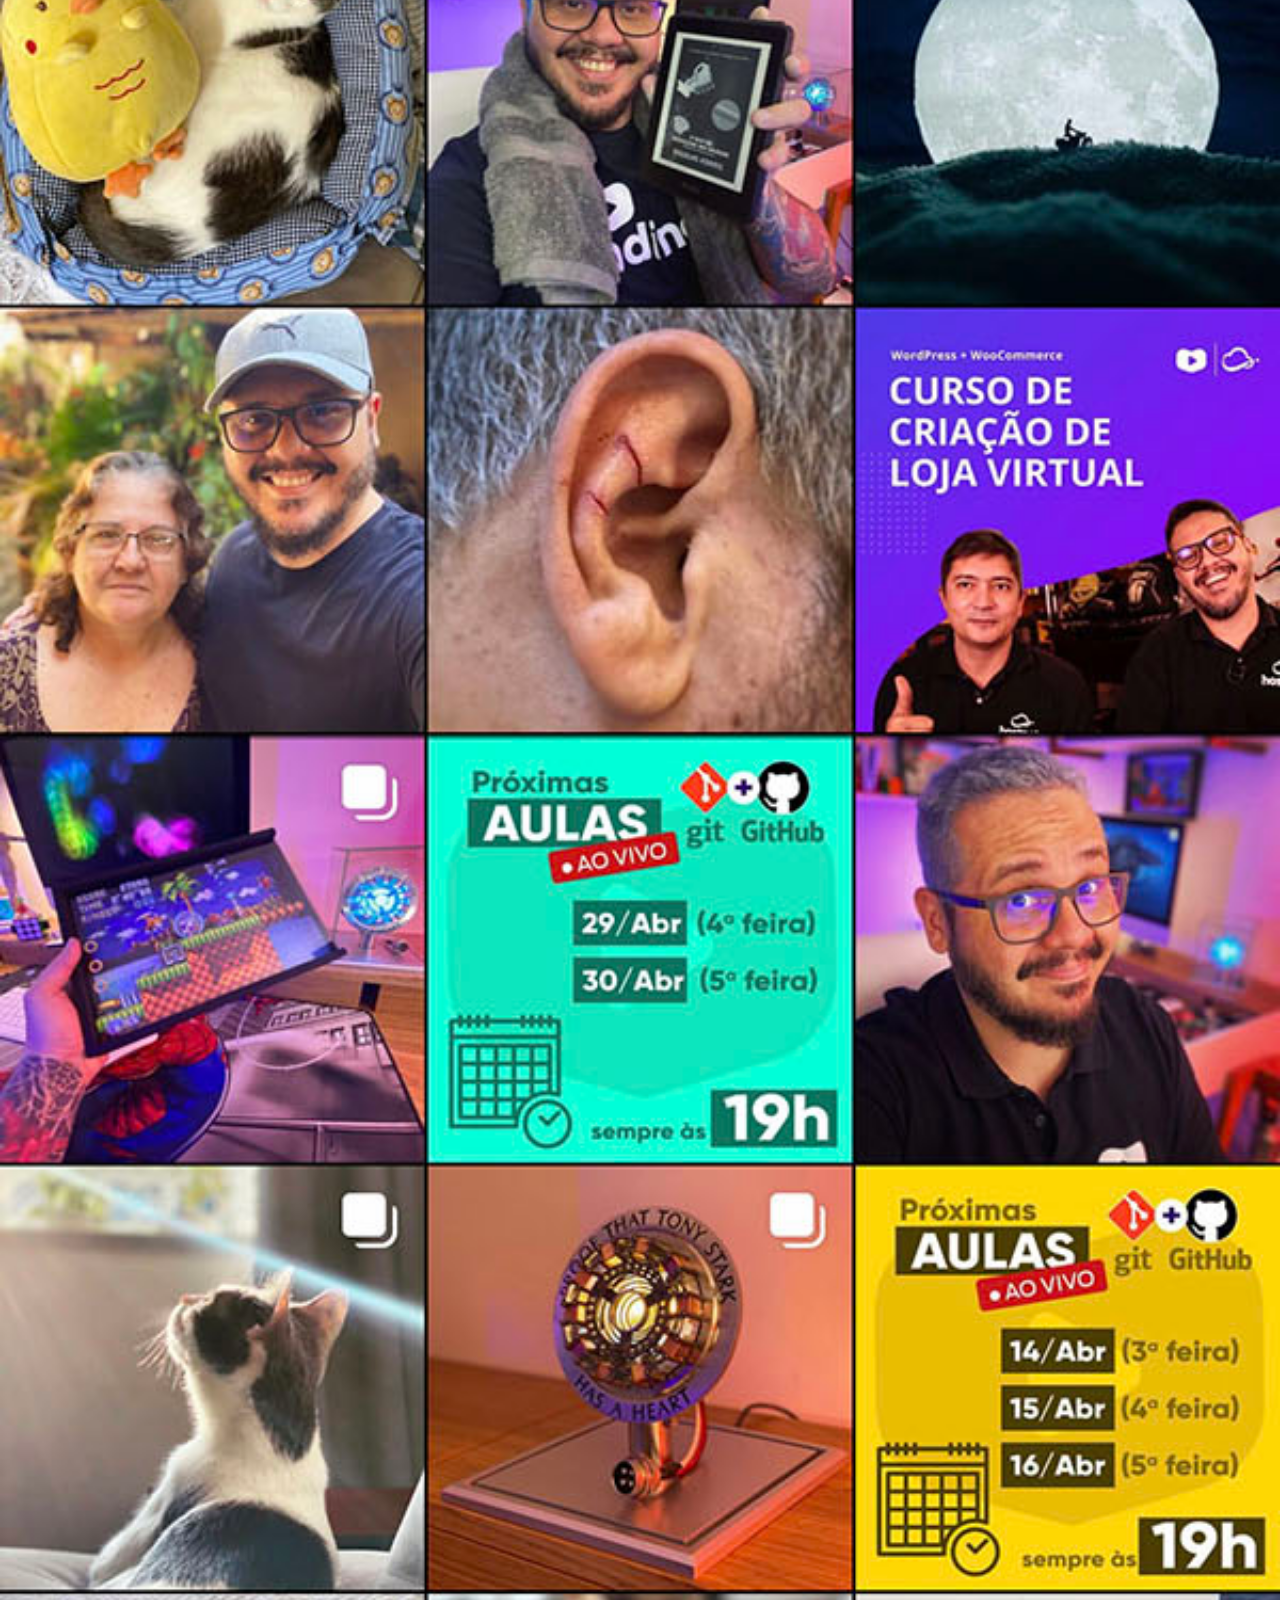
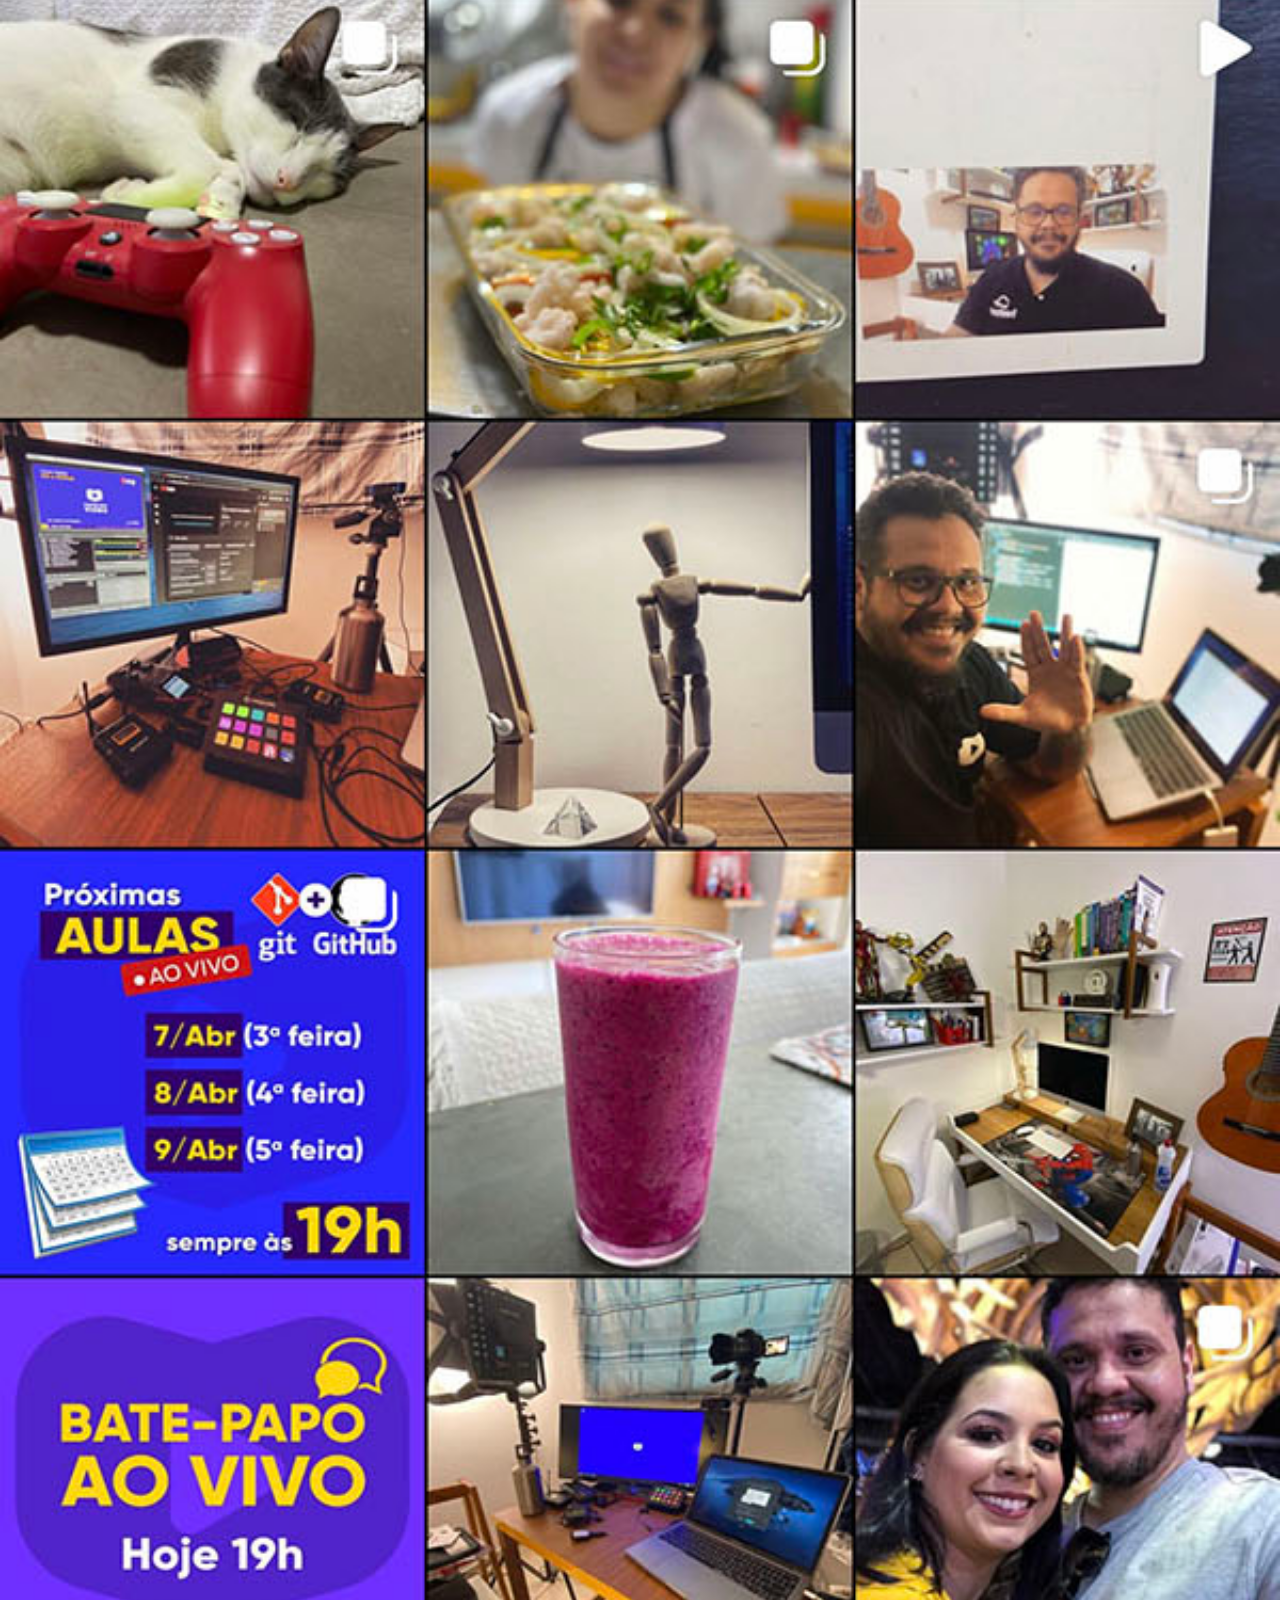
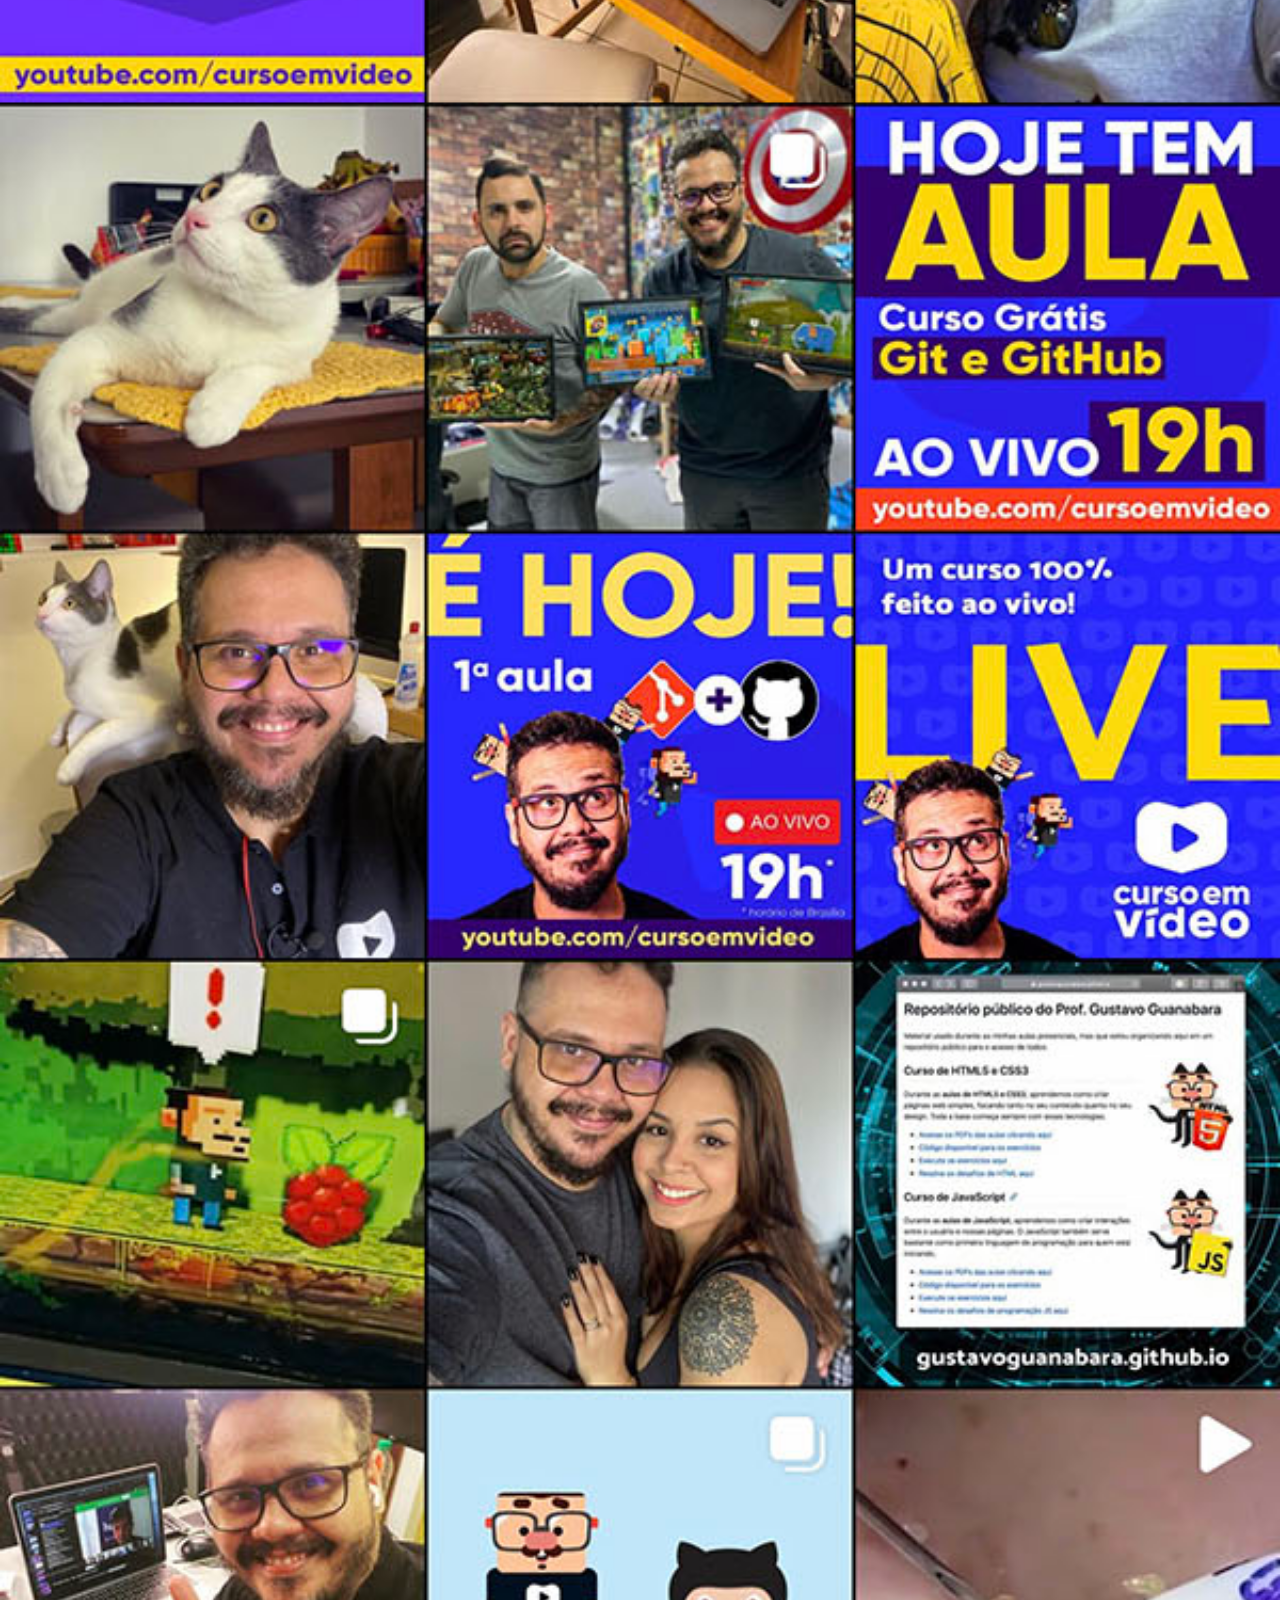
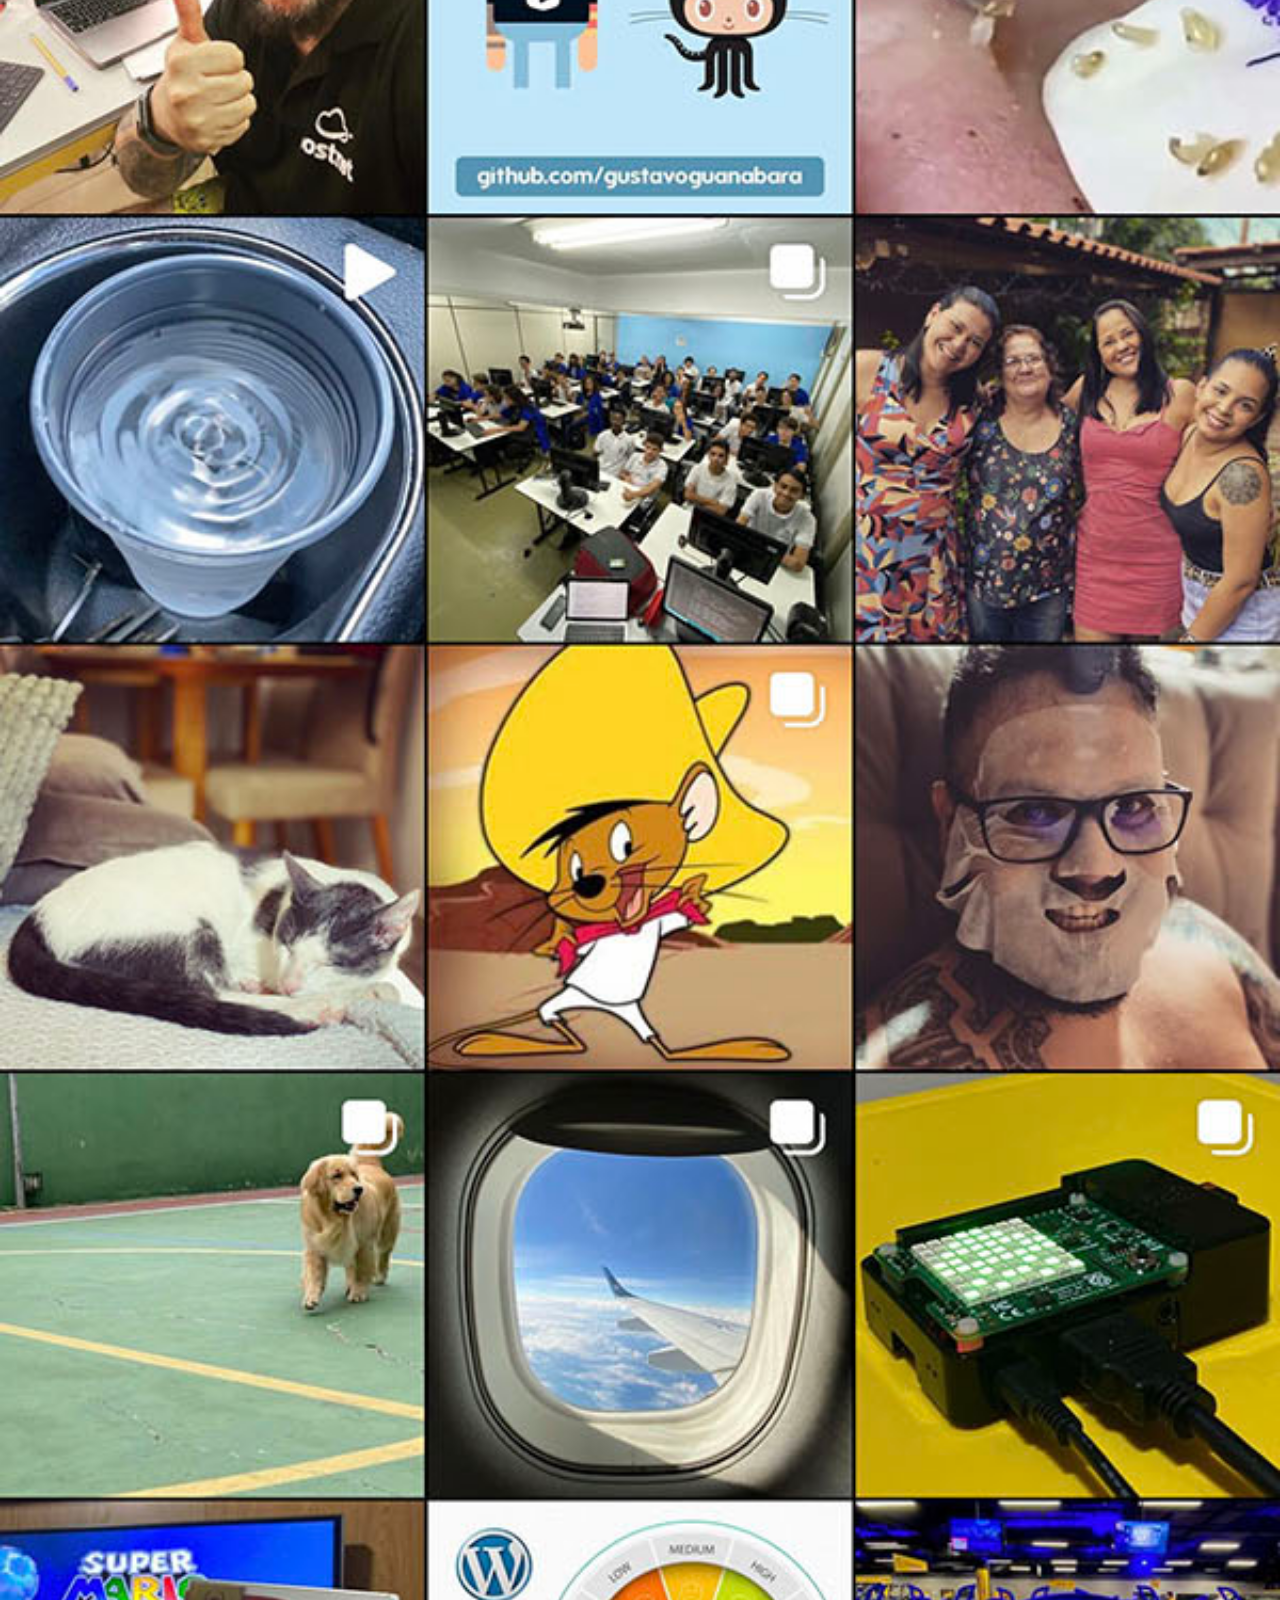
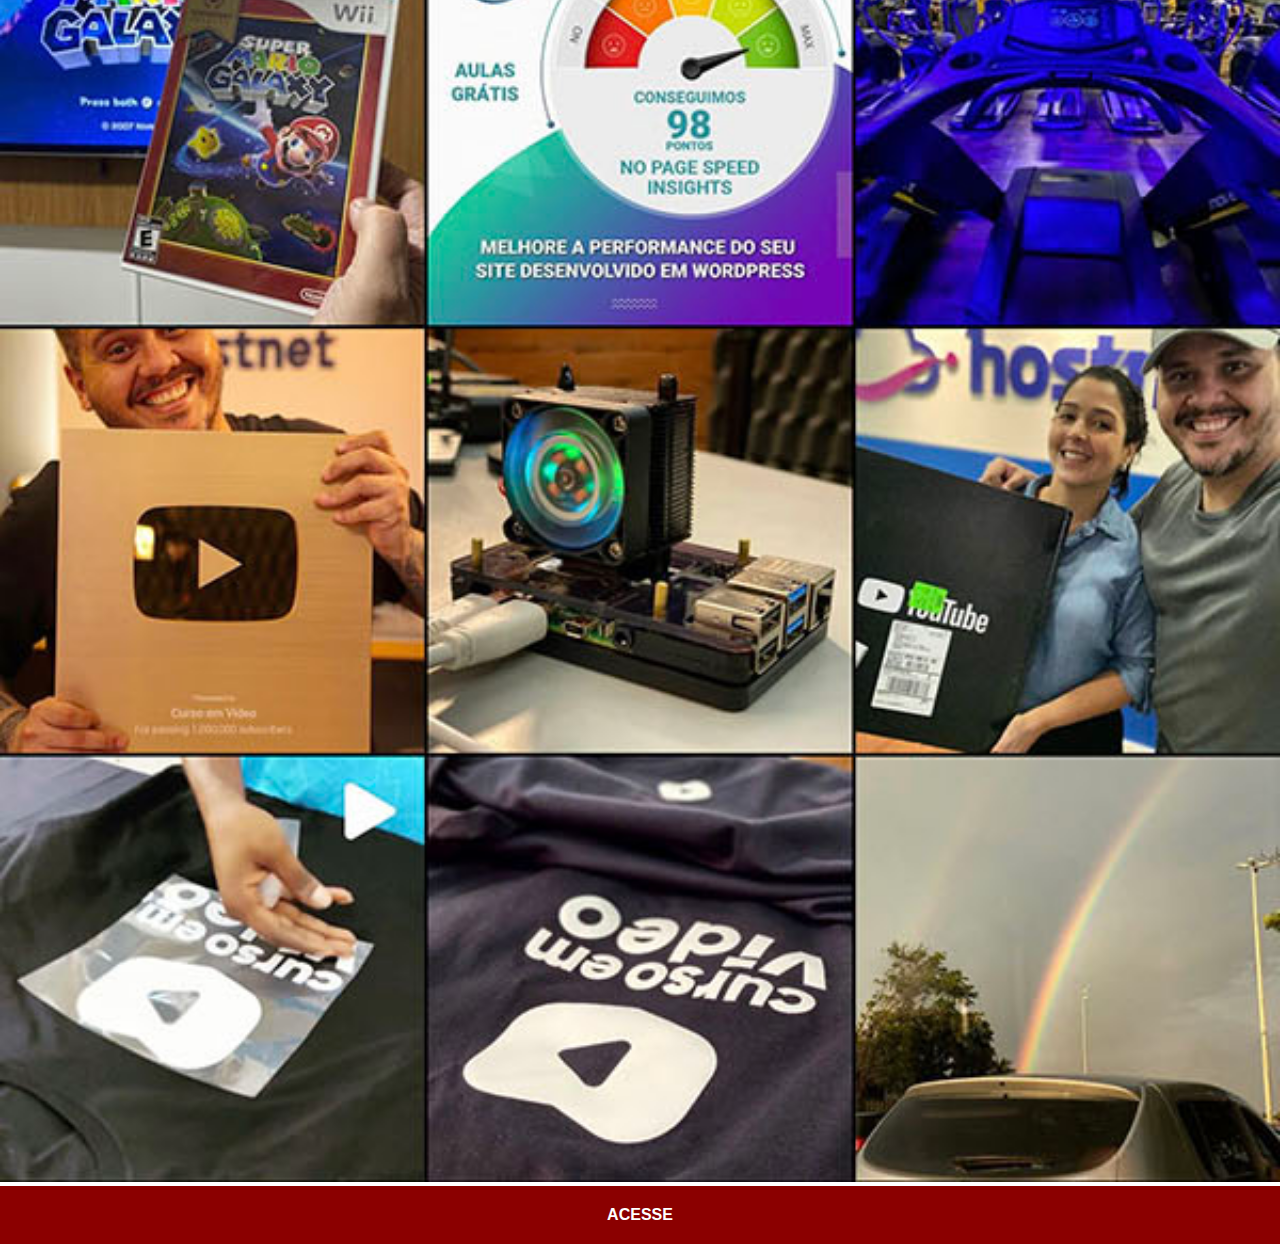
<file: instagram.html>
<!DOCTYPE html>
<html lang="pt-br">
<head>
    <meta charset="UTF-8">
    <meta name="viewport" content="width=device-width, initial-scale=1.0">
    <link rel="stylesheet" href="css/style-sociais.css">
    <link rel="shortcut icon" href="imagens/favicon.ico" type="image/x-icon">
    <title>Instagram</title>
</head>
<body>
    
    <img src="imagens/tela-instagram.jpg" alt="Instagram">

    <a href="https://www.instagram.com/gustavoguanabara/" target="_blank">ACESSE</a>

</body>
</html>
</file>
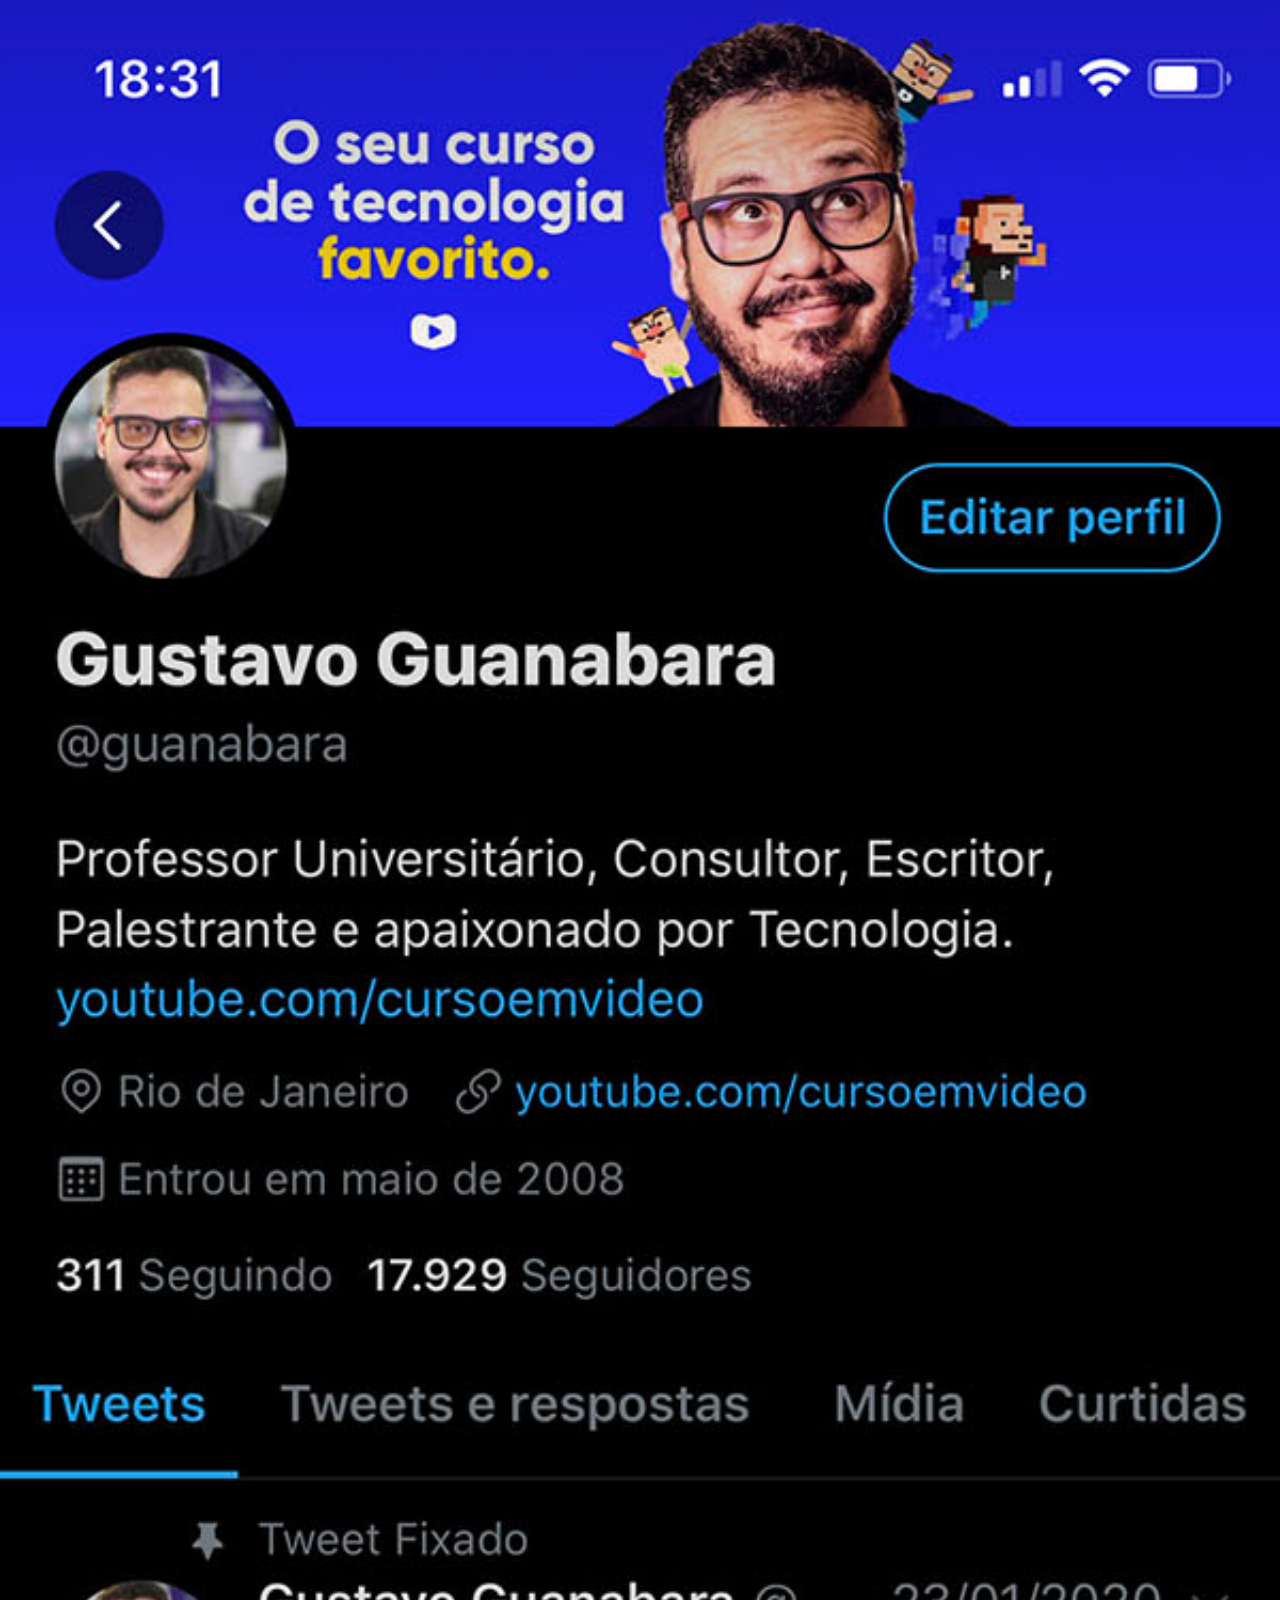
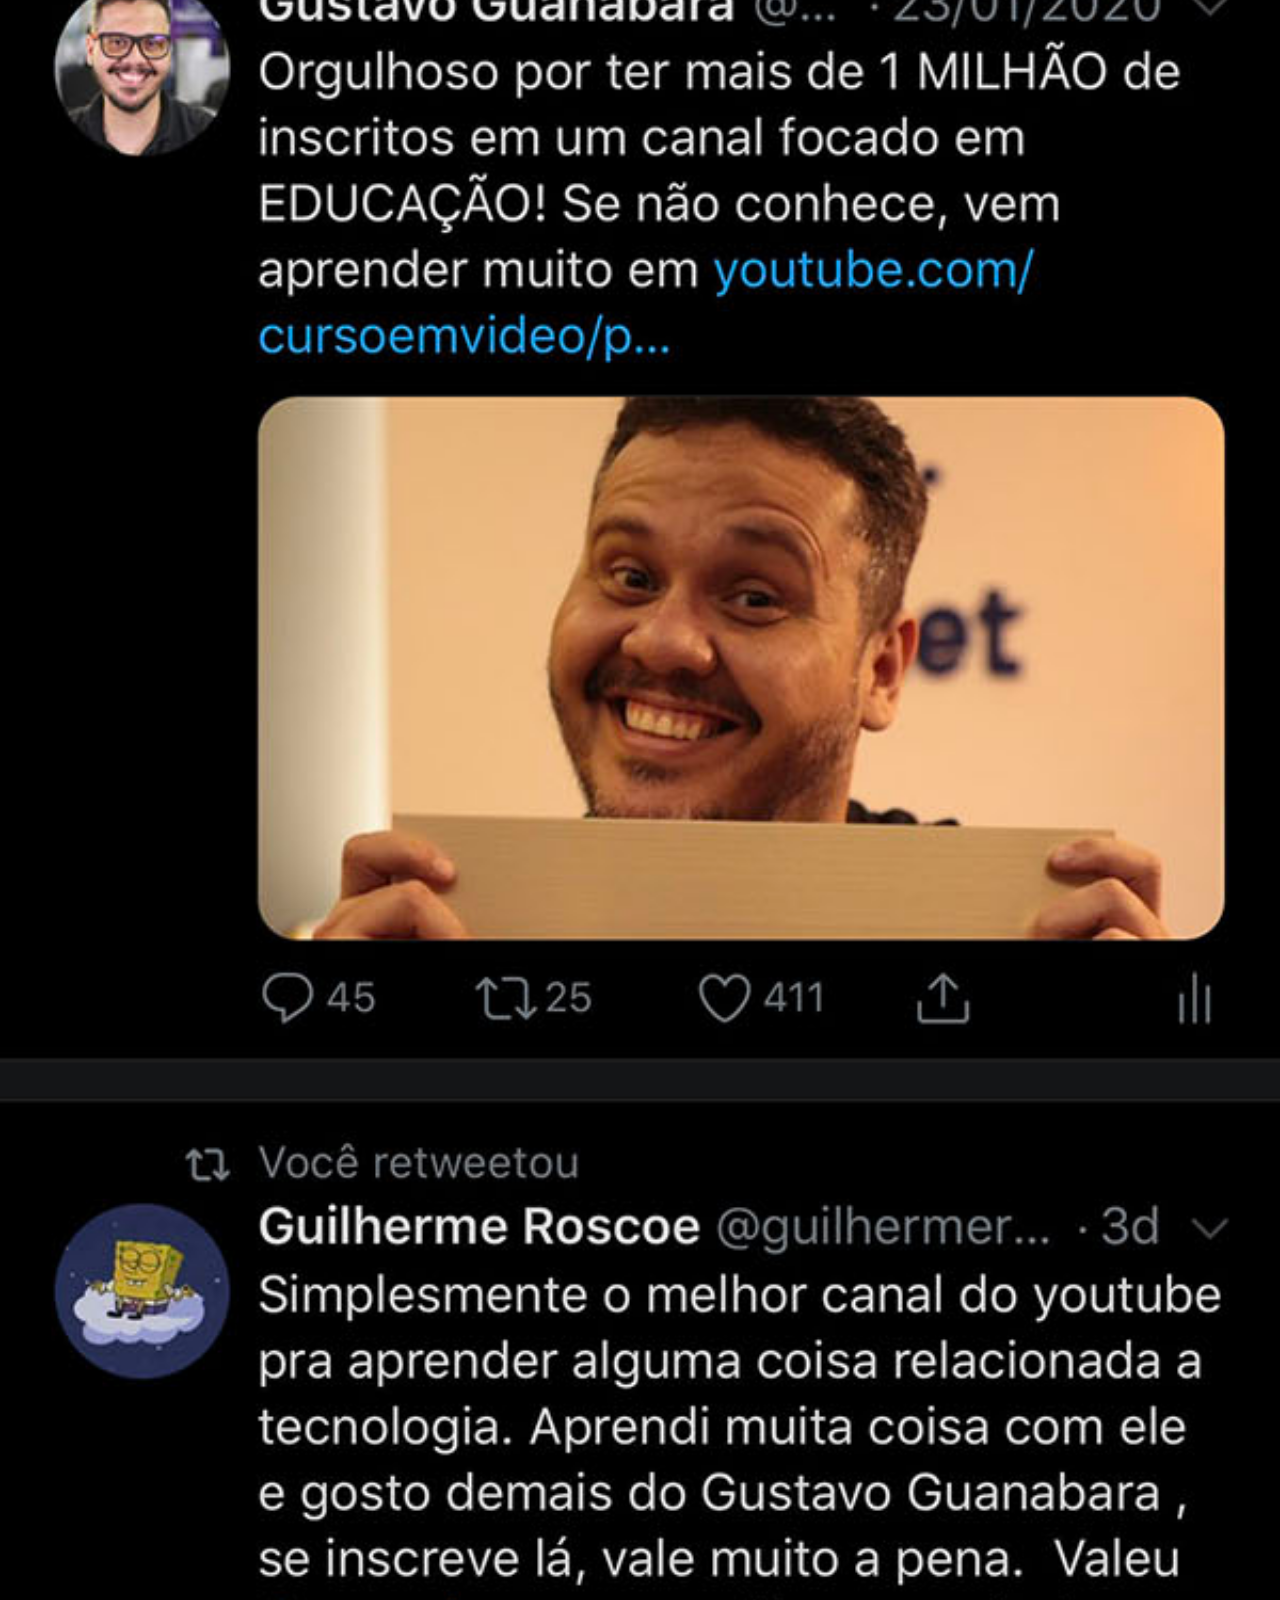
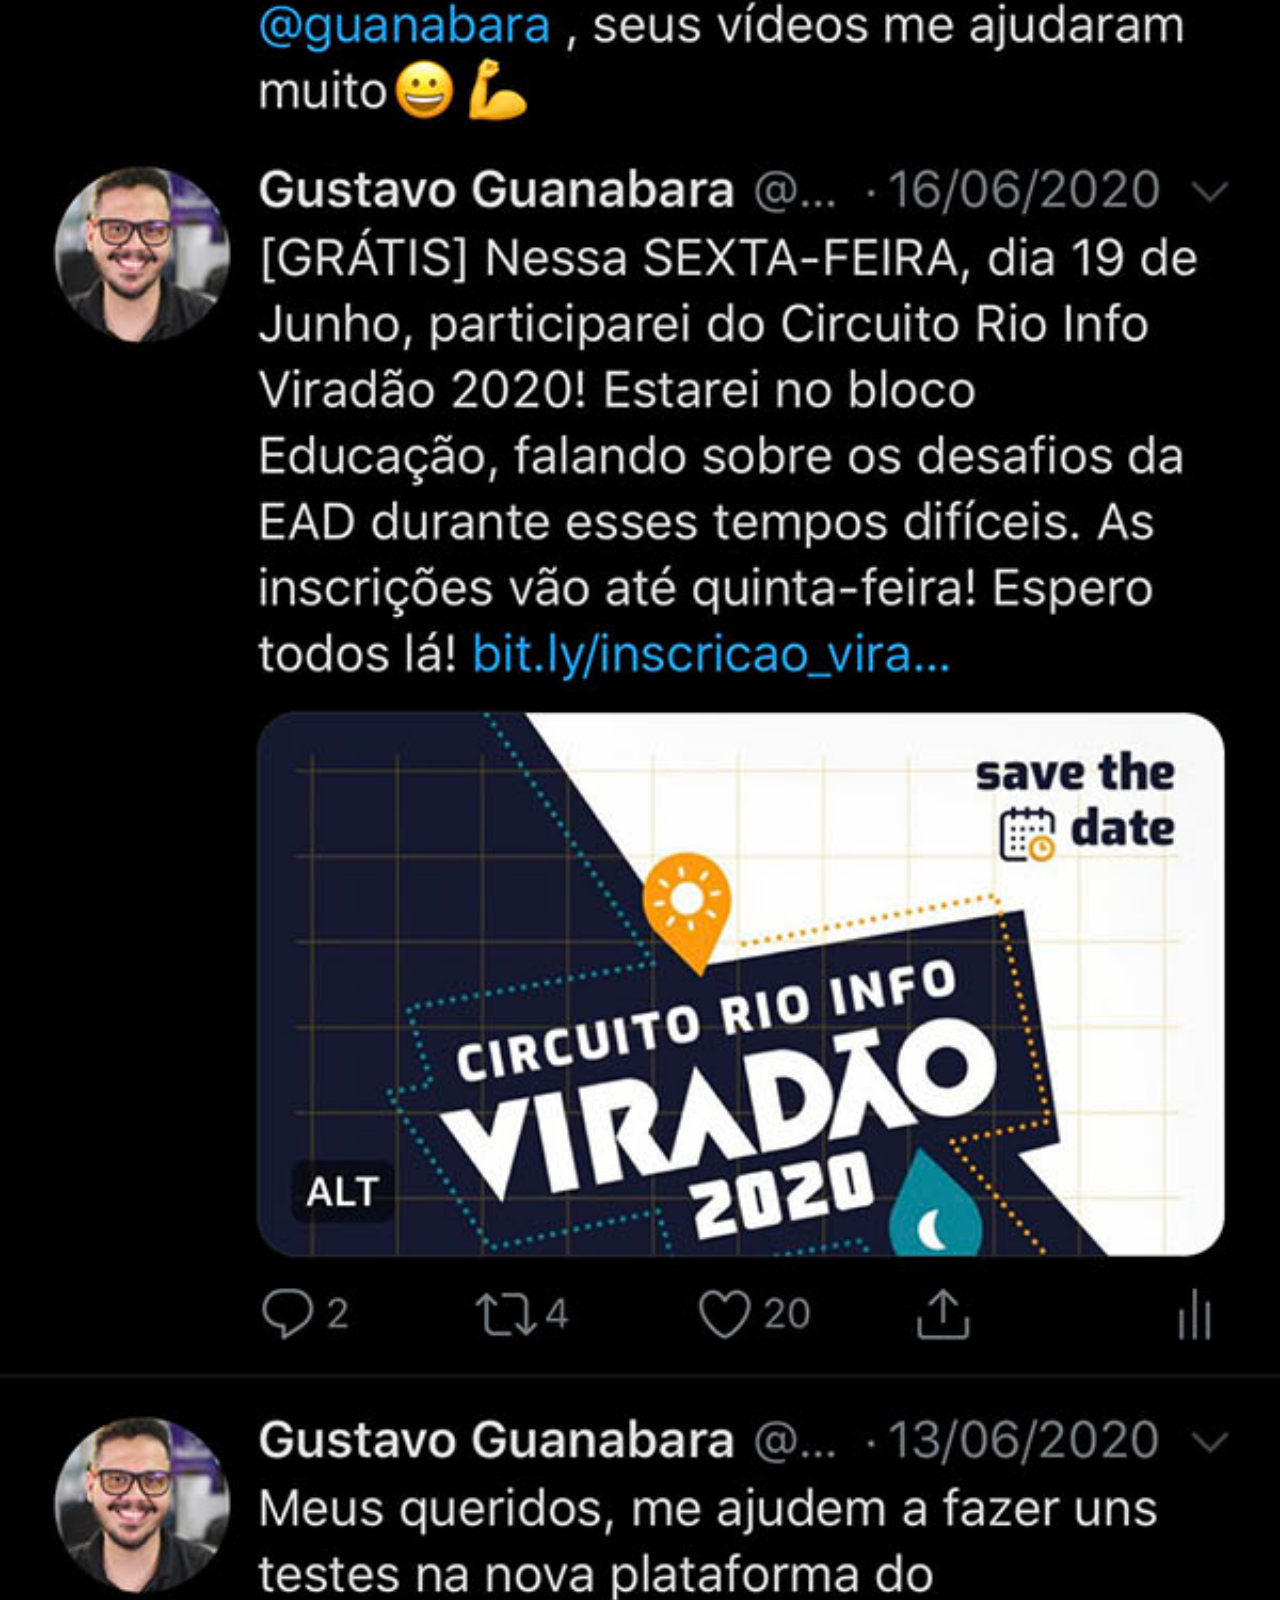
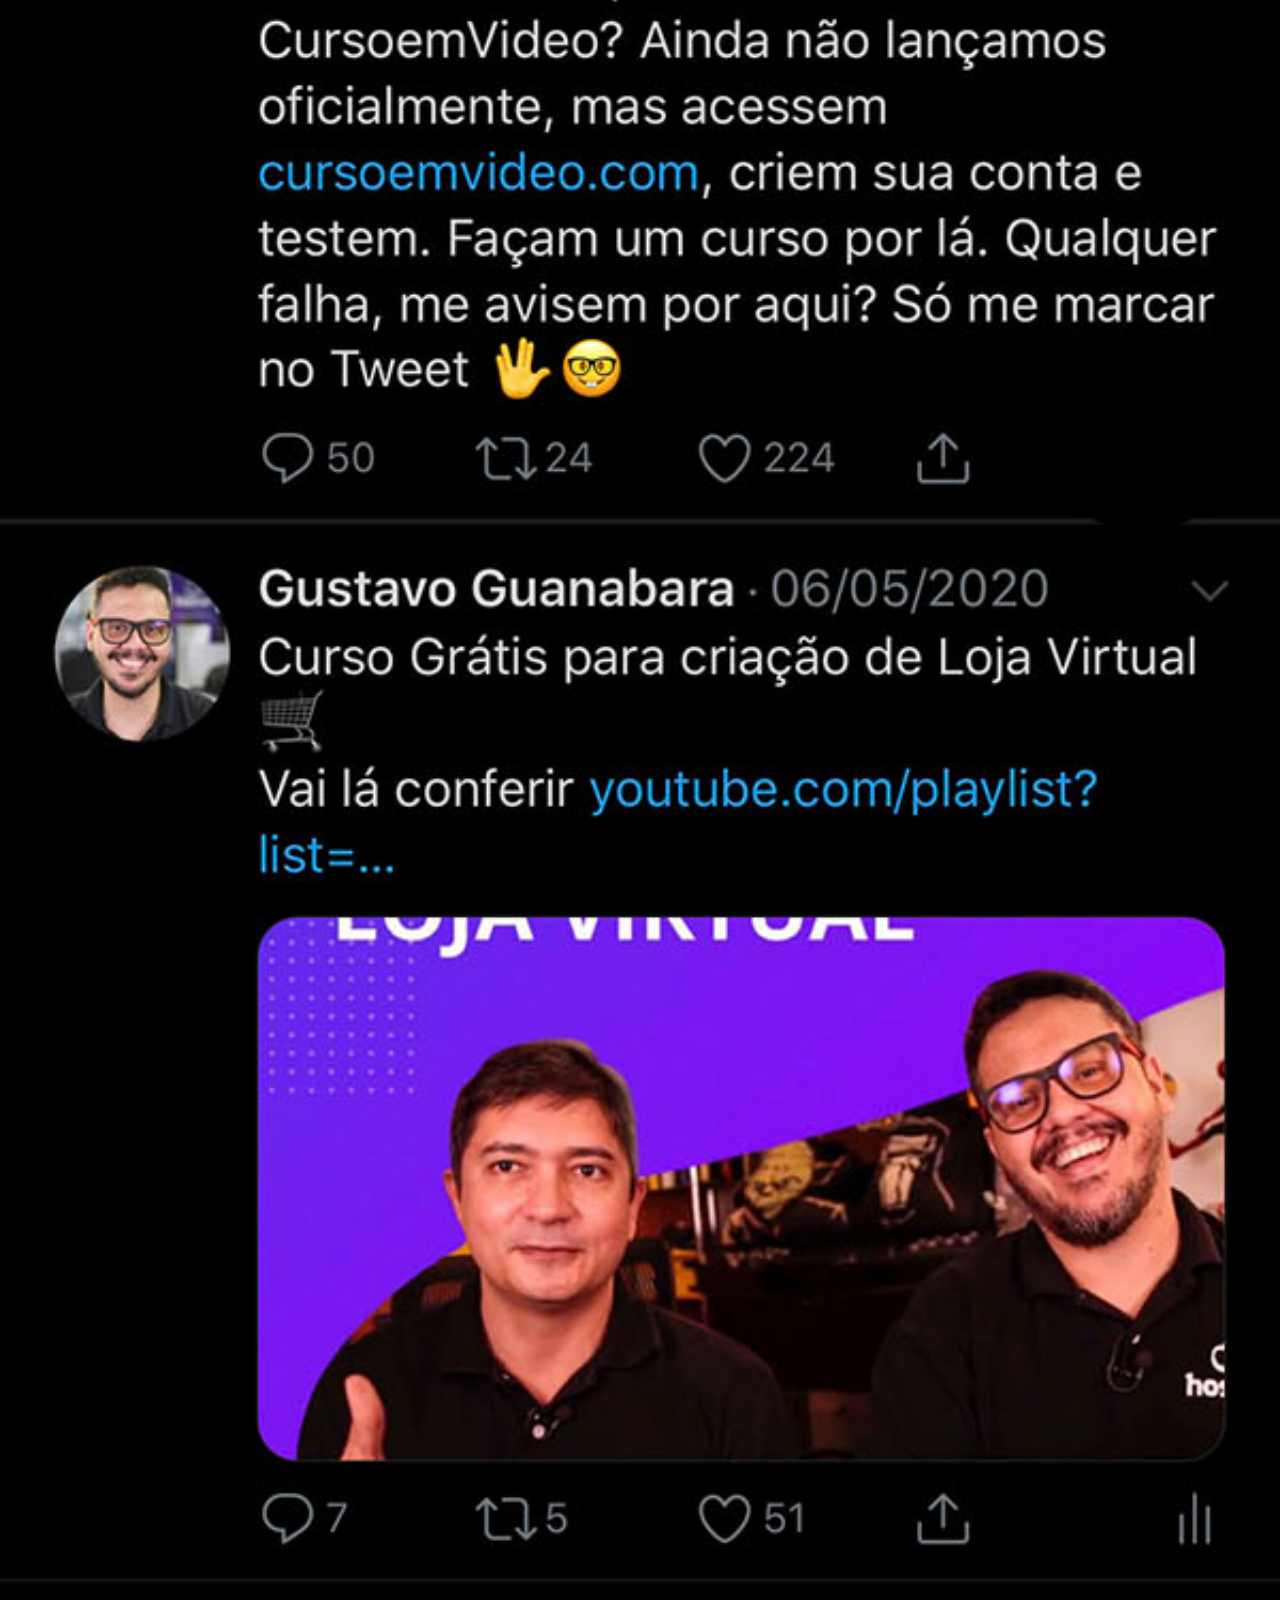
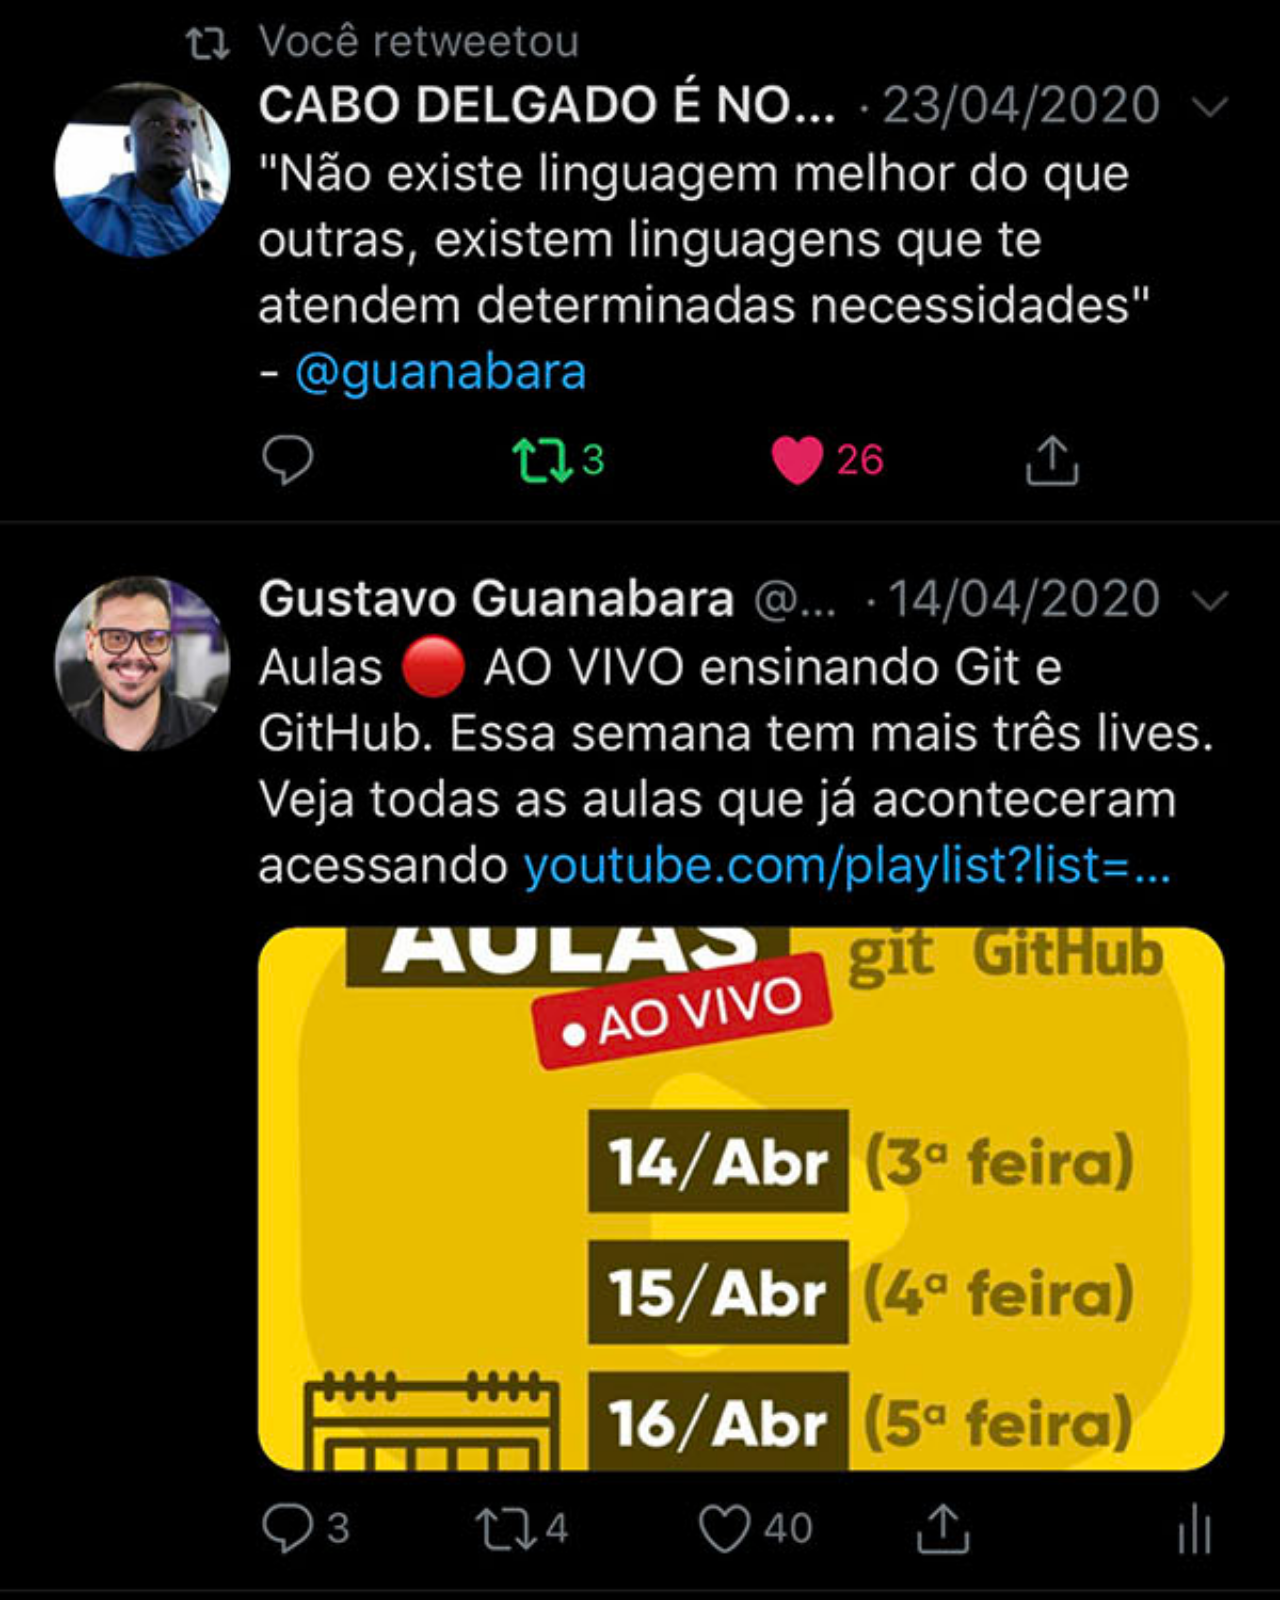
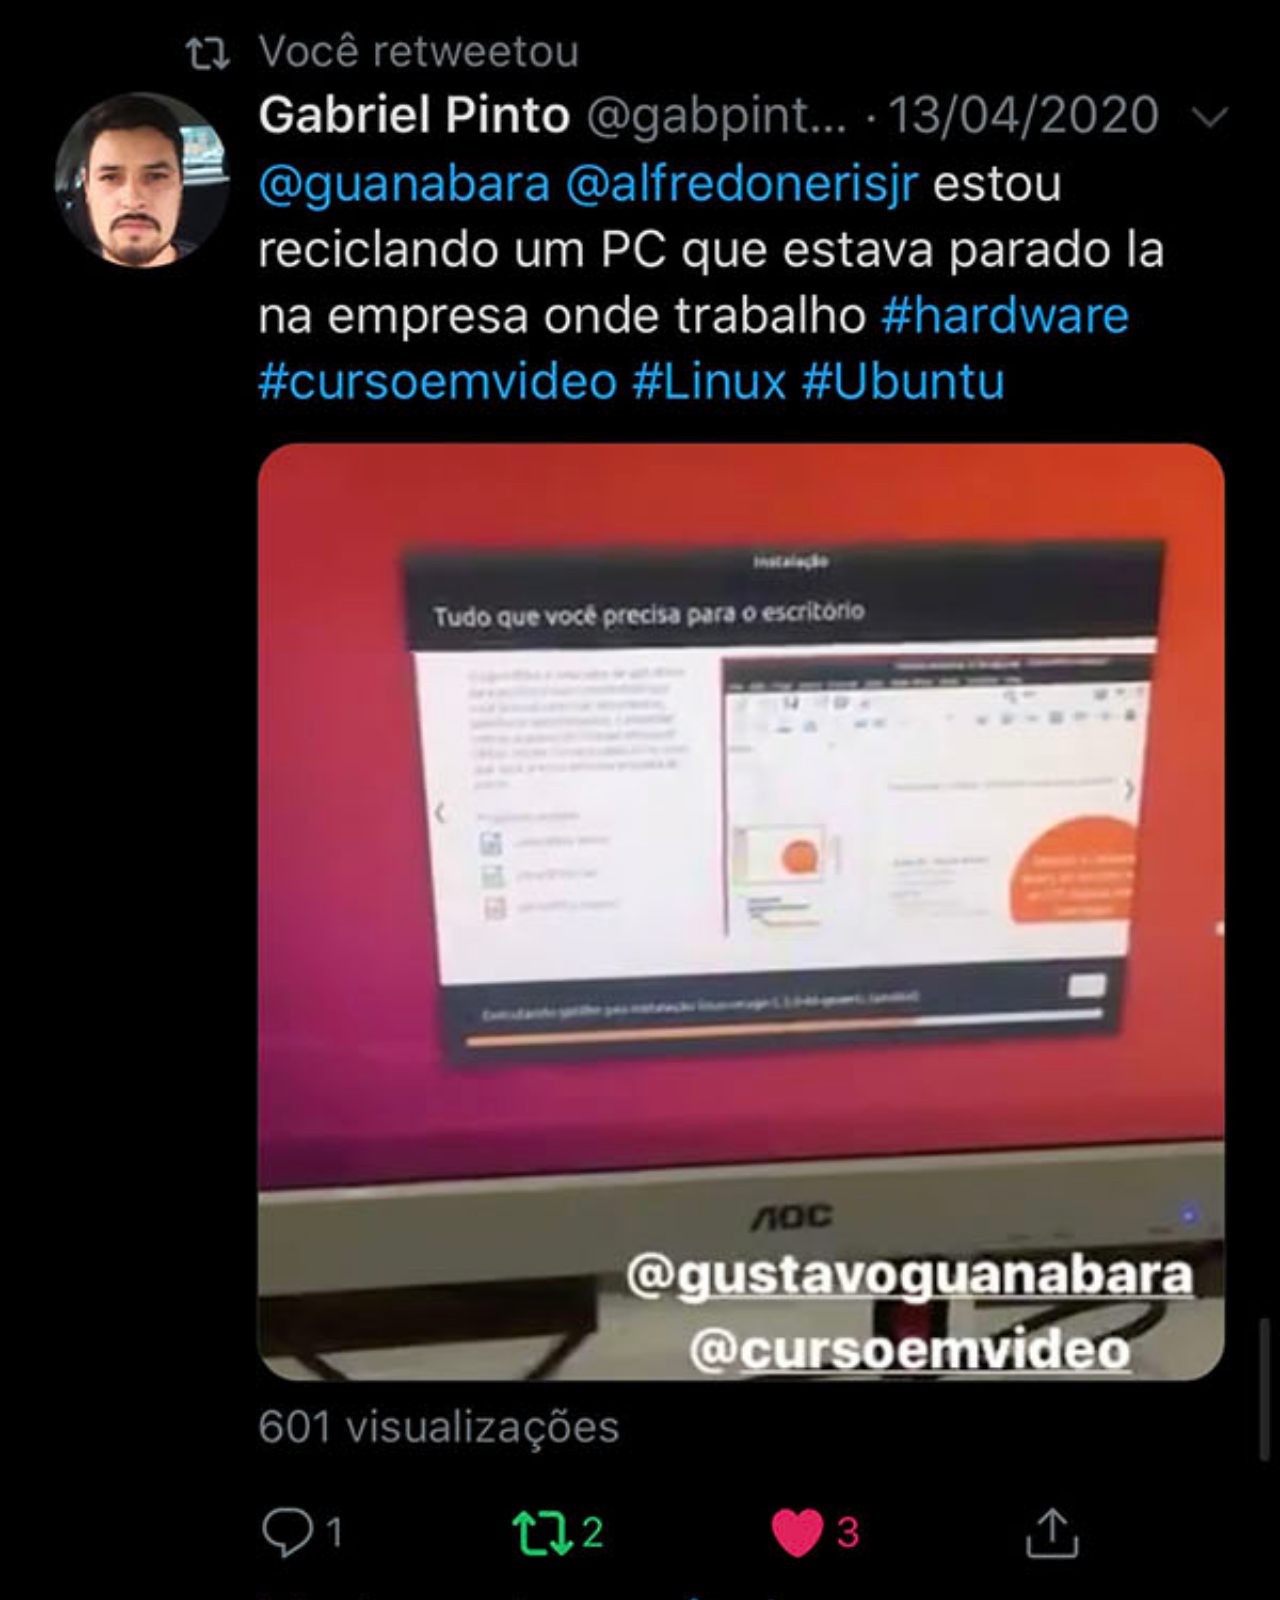
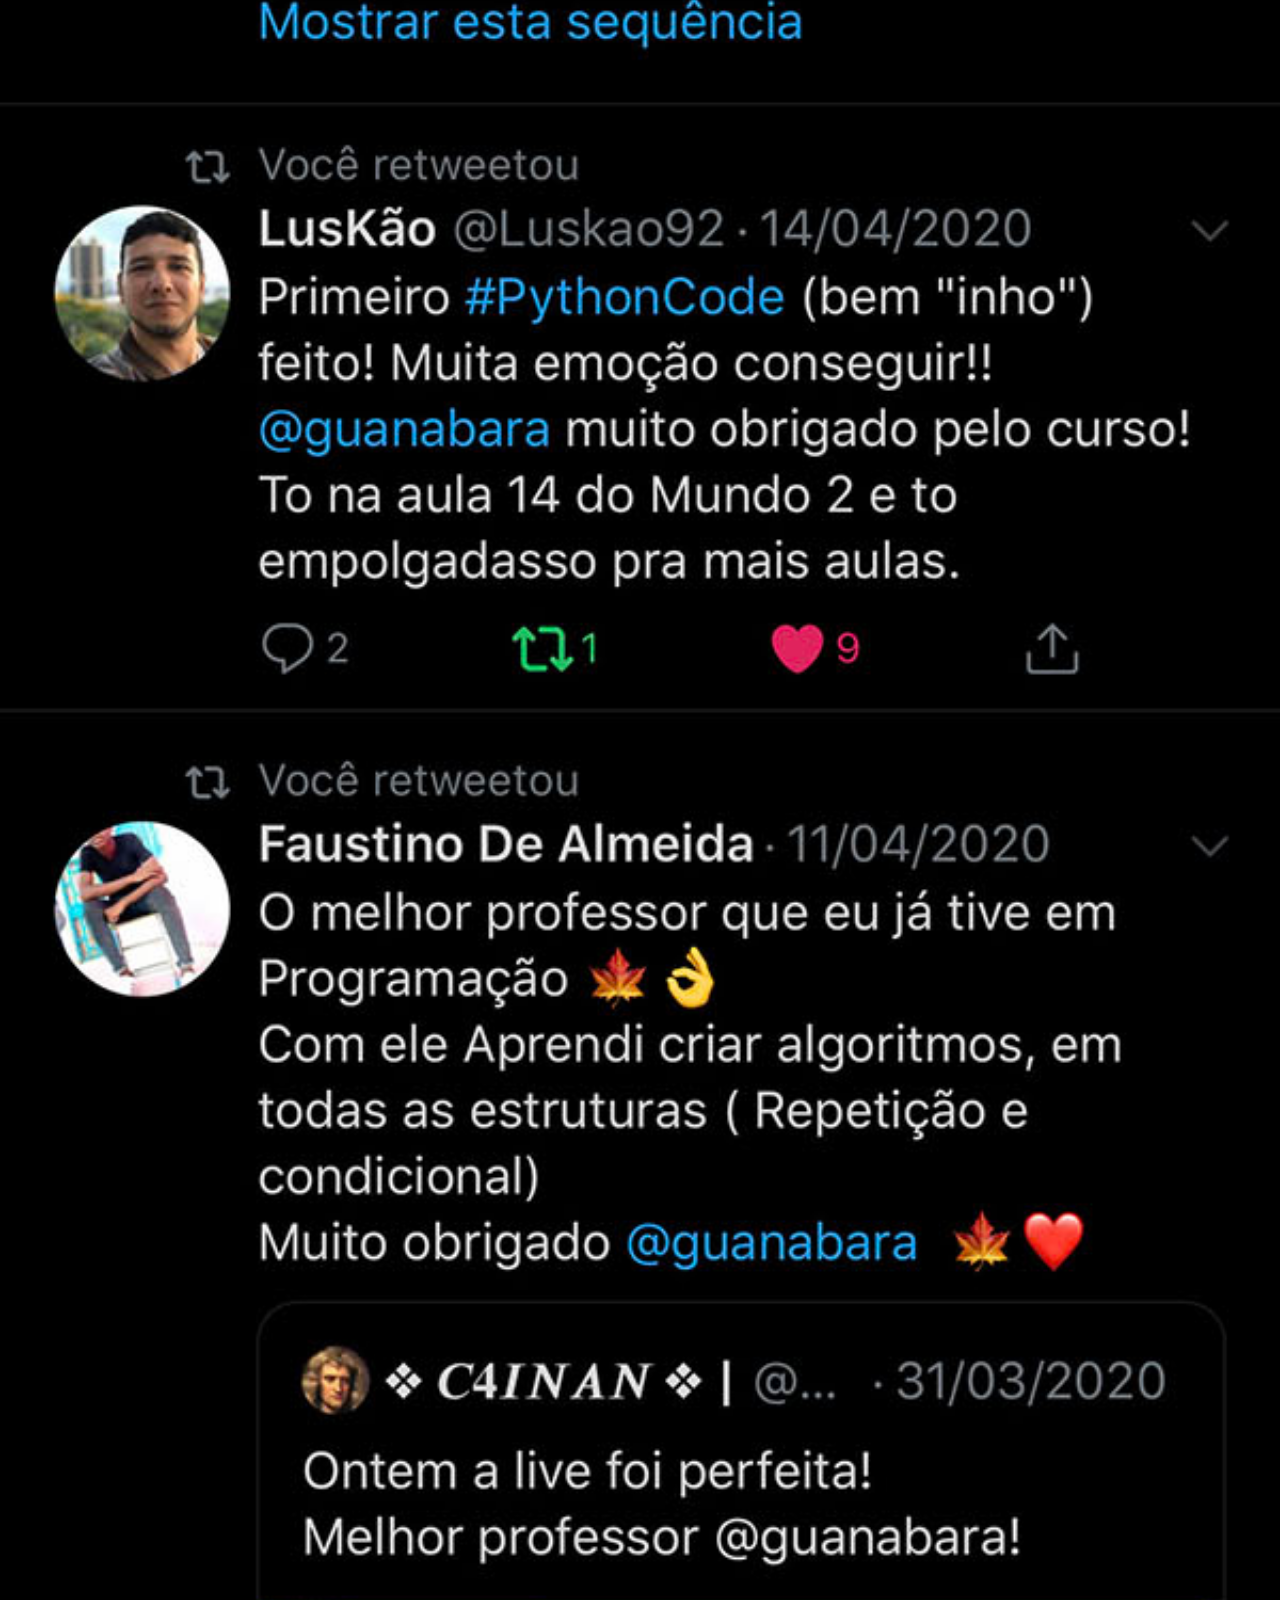
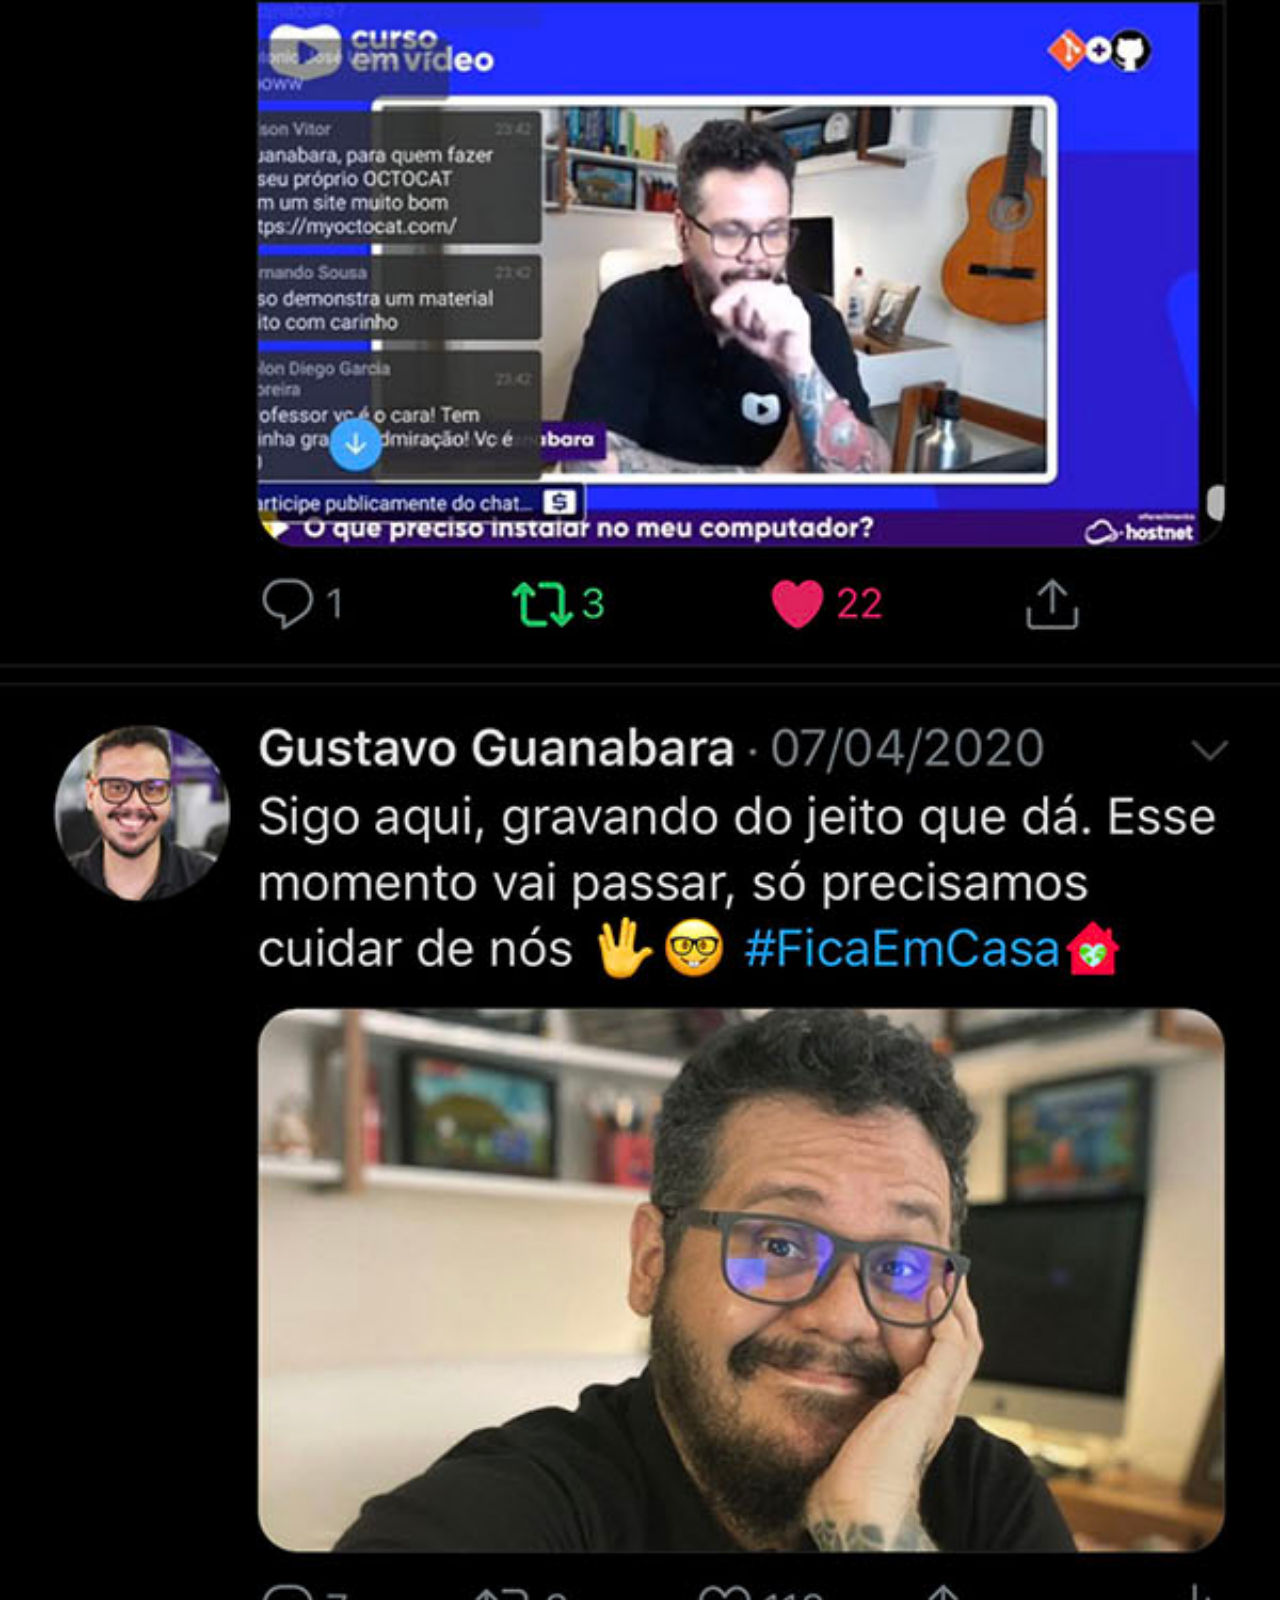
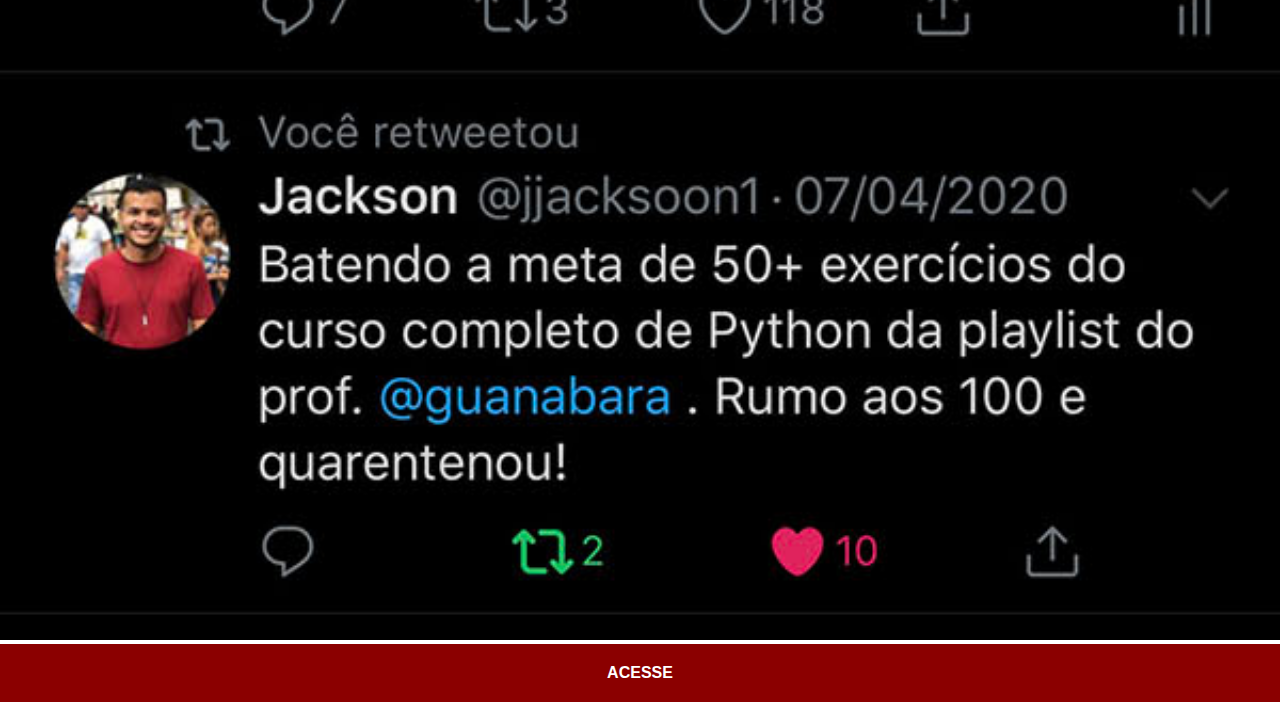
<file: twitter.html>
<!DOCTYPE html>
<html lang="pt-br">
<head>
    <meta charset="UTF-8">
    <meta name="viewport" content="width=device-width, initial-scale=1.0">
    <link rel="stylesheet" href="css/style-sociais.css">
    <link rel="shortcut icon" href="imagens/favicon.ico" type="image/x-icon">
    <title>Twitter</title>
</head>
<body>
    
    <img src="imagens/tela-twitter.jpg" alt="Twitter">

    <a href="https://x.com/guanabara/" target="_blank">ACESSE</a>

</body>
</html>
</file>
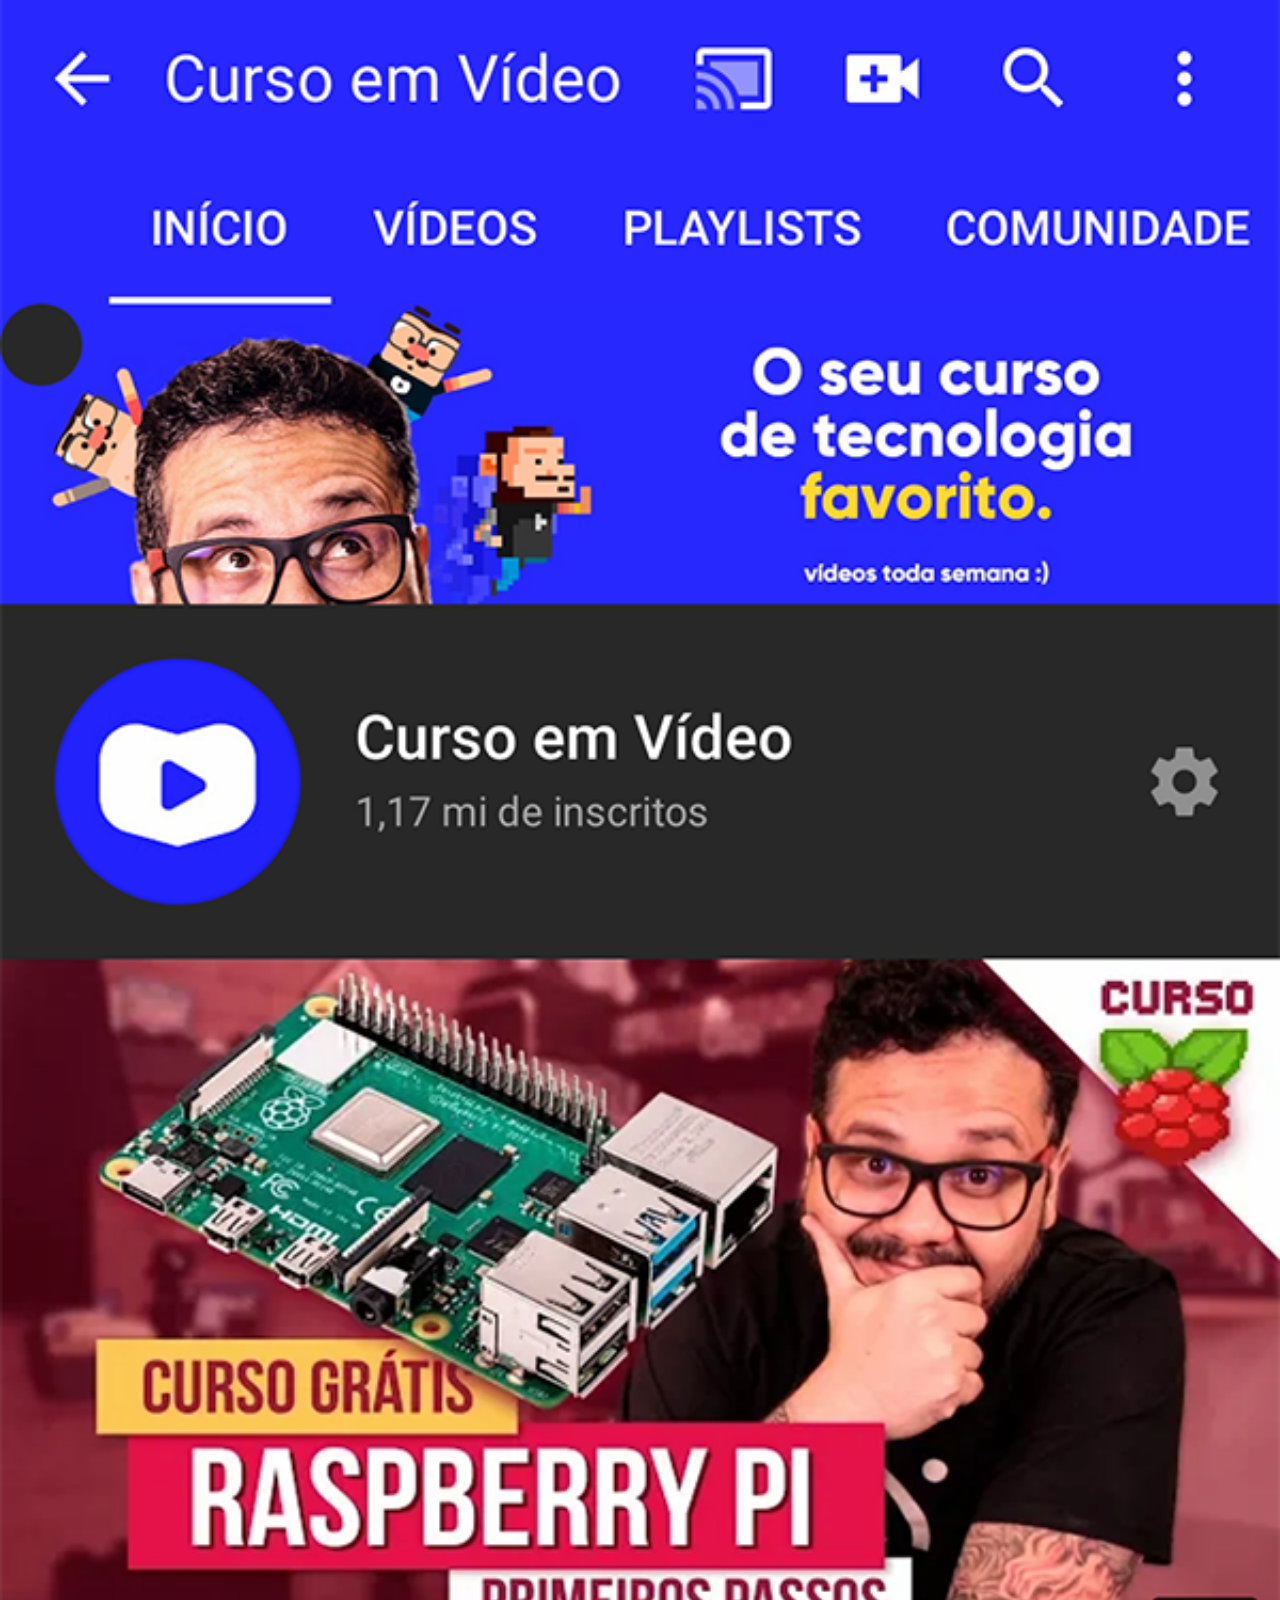
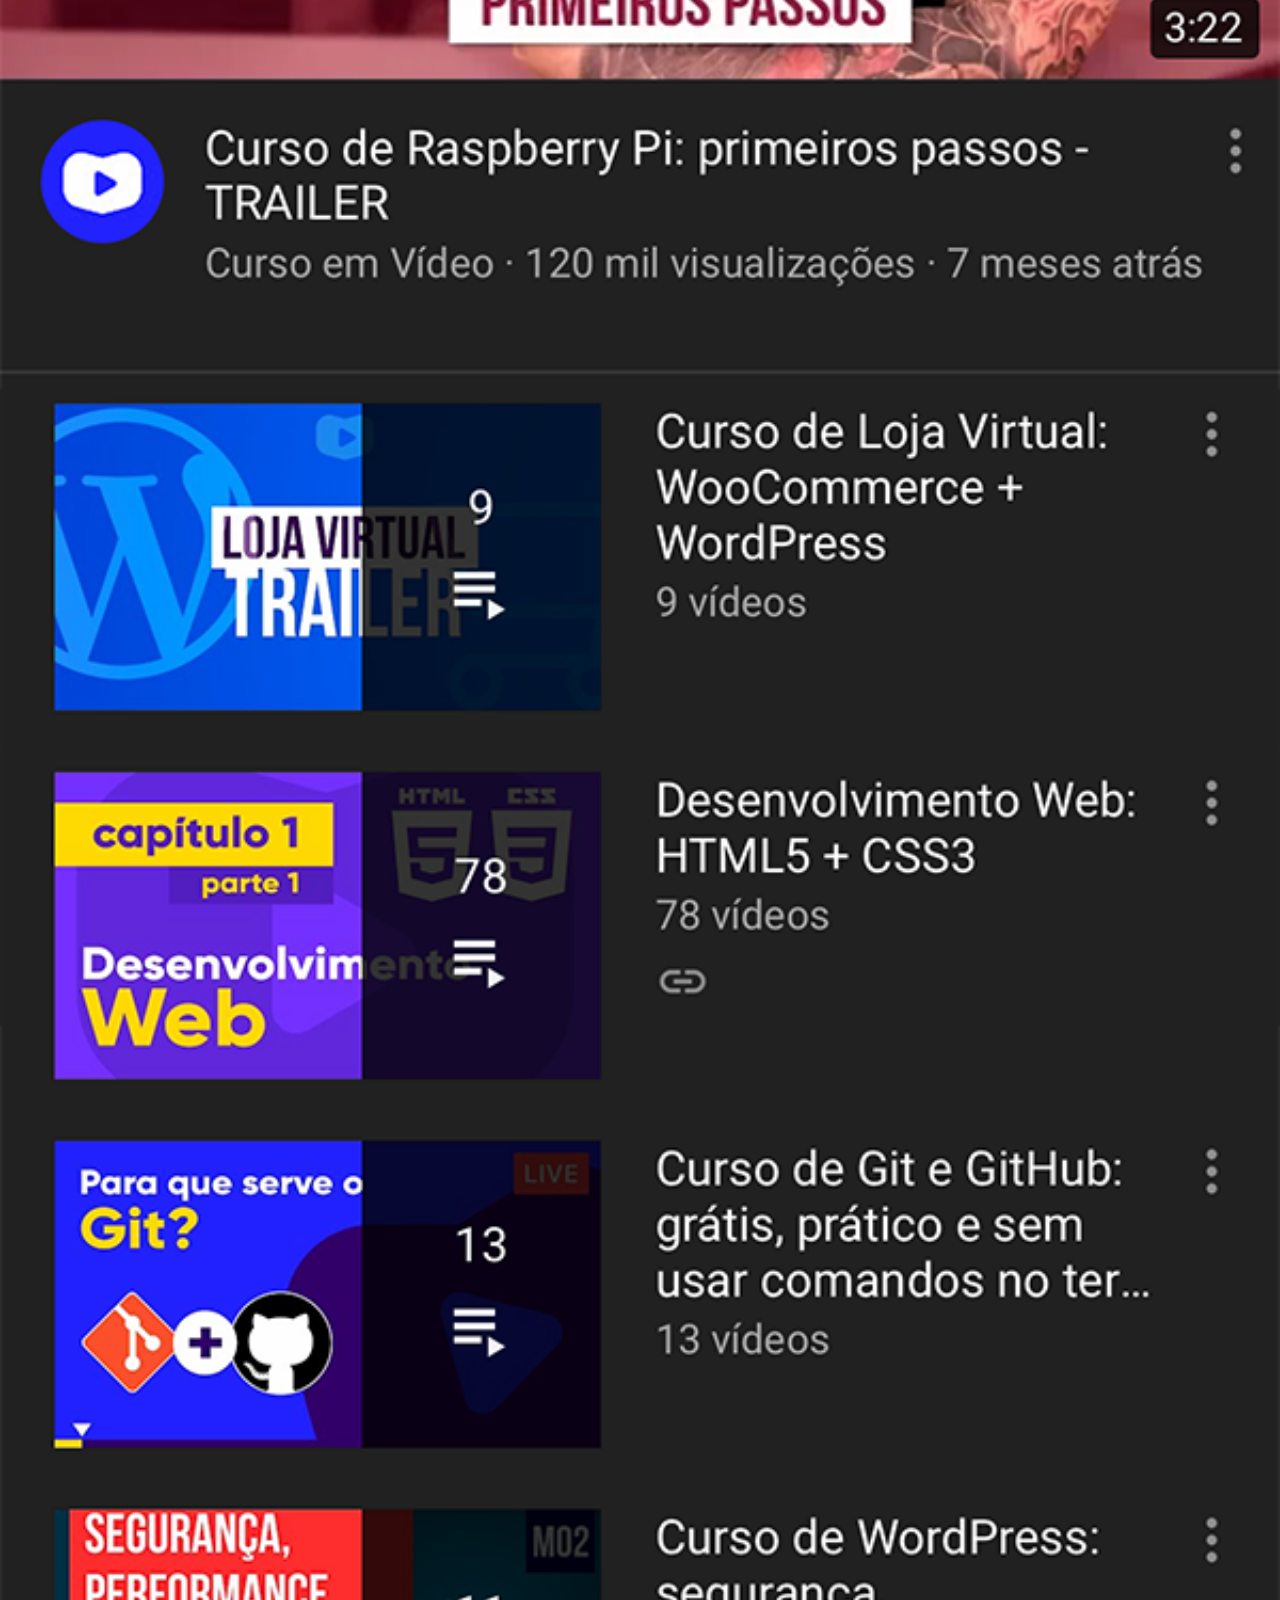
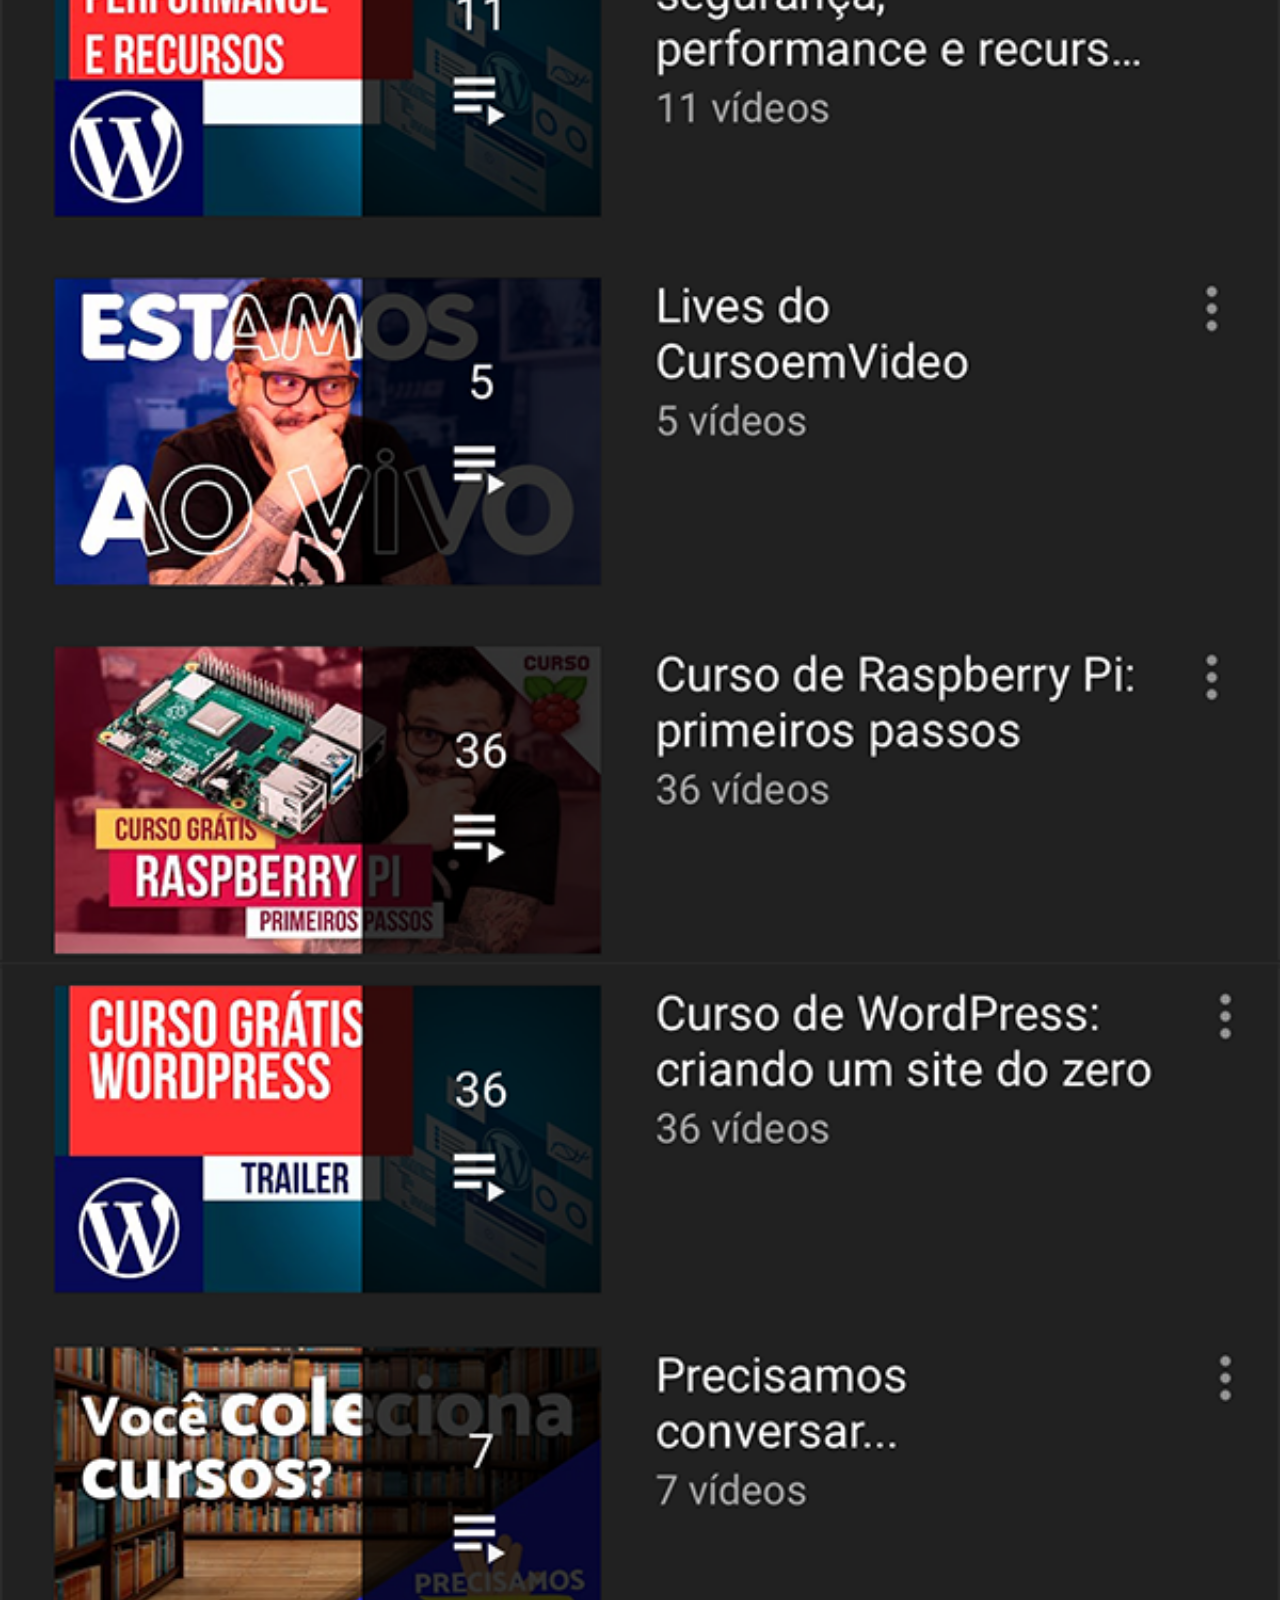
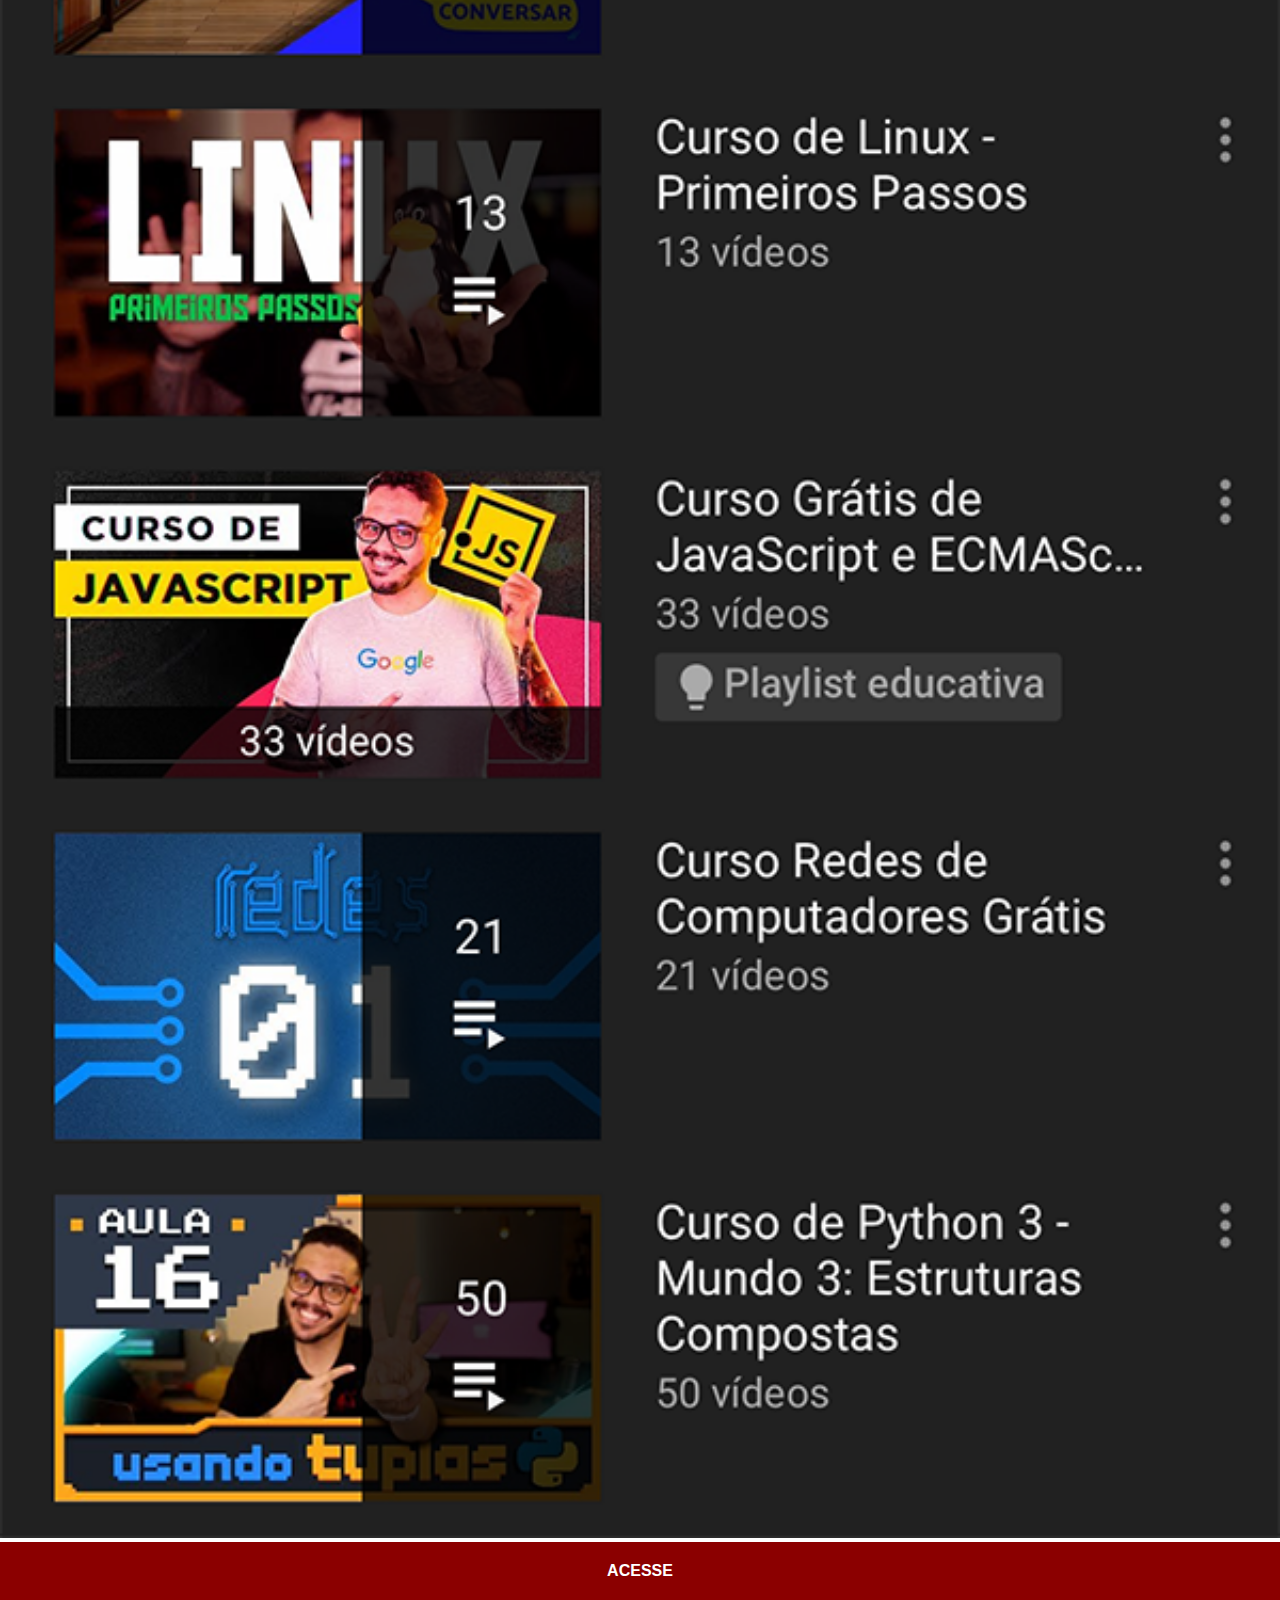
<file: youtube.html>
<!DOCTYPE html>
<html lang="pt-br">
<head>
    <meta charset="UTF-8">
    <meta name="viewport" content="width=device-width, initial-scale=1.0">
    <link rel="stylesheet" href="css/style-sociais.css">
    <link rel="shortcut icon" href="imagens/favicon.ico" type="image/x-icon">
    <title>YouTube</title>
</head>
<body>
    
    <img src="imagens/tela-youtube.png" alt="YouTube">

    <a href="https://www.youtube.com/user/cursosemvideo/playlists" target="_blank">ACESSE</a>

</body>
</html>
</file>
<file: css/style.css>
@charset "UTF-8";

* {
    margin: 0;
    padding: 0;
    font-family: Arial;
}


html, body {
    height: 100vh;
    width: 100vw;
    background-color: black;
}

body {
    background: url('../imagens/fundo-madeira.jpg') no-repeat top center;
    background-size: cover;
    background-attachment: fixed;
}

main {
    position: relative;
    height: 100vh;
}

section#telefone {
    position: absolute;
    top: 50%;
    left: 50%;
    transform: translate(-50%, -50%);
    height: 627px;
    width: 311px;
    background: url('../imagens/frame-iphone.png') no-repeat;
}

iframe#tela {
    position: relative;
    top: 80px;
    left: 22px;
    width: 269px;
    height: 471px;
}


section#redes-sociais {
    text-align: right;
}

section#redes-sociais img {
    width: 50px;
    margin: 10px;
    border-radius: 50%;
    box-shadow: 2px 2px 5px rgba(0, 0, 0, 0.623);
    box-sizing: border-box;
}

section#redes-sociais img:hover {
    border: solid 2px rgba(255, 255, 255, 0.747);
    transform: translate(-3px, -3px);
    box-shadow: 5px 5px 10px black;
    transition: transform .4s, border .2s;
}
</file>
<file: css/style-sociais.css>
@charset "UTF-8";

* {
    margin: 0px;
    padding: 0px;
    font-family: Arial, Helvetica, sans-serif;
}

::-webkit-scrollbar {
    width: 0px;
    height: 0px;
}

img {
    width: 100vw;
}

a {
    display: block;
    background-color: darkred;
    color: white;
    padding: 20px;
    text-align: center;
    font-weight: bolder;
    text-decoration: none;
}

a:hover {
    background-color: red;
}
</file>
